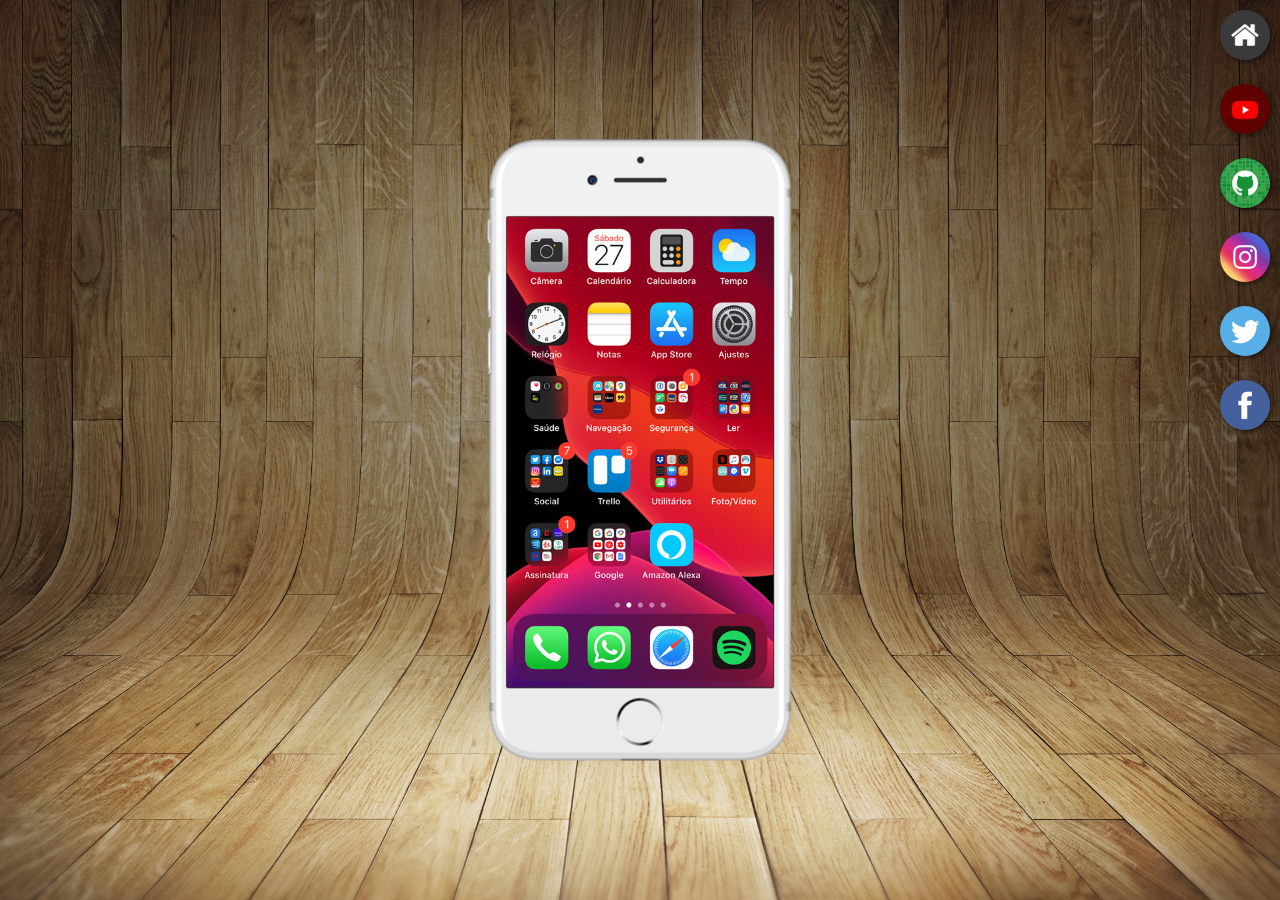
<file: index.html>
<!DOCTYPE html>
<html lang="pt-br">
<head>
    <meta charset="UTF-8">
    <meta name="viewport" content="width=device-width, initial-scale=1.0">
    <link rel="shortcut icon" href="favicon.ico" type="image/x-icon">
    <link rel="stylesheet" href="estilos/style.css">
    <title>Projeto Redes Sociais</title>
</head>
<body>
    <main>
        <section id="telefone">
            <iframe src="home.html" name="tela" id="tela" frameborder="0"> Seu navegador não é compativel...</iframe>
        </section>
        <section id="redes-sociais">
            <a href="home.html" target="tela"><img src="imagens/logo-home.jpg" alt="home"></a><br>
            <a href="youtube.html" target="tela"><img src="imagens/logo-youtube.jpg" alt="YouTube"></a><br>
            <a href="github.html" target="tela"><img src="imagens/logo-github.jpg" alt="GitHub"></a><br>
            <a href="instagram.html" target="tela"><img src="imagens/logo-instagram.jpg" alt=""></a><br>
            <a href="twiter.html" target="tela"><img src="imagens/logo-twitter.jpg" alt="Twitter"></a><br>
            <a href="facebook.html" target="tela"><img src="imagens/logo-facebook.jpg" alt="Facebook"></a><br>
        </section>
    </main>
</body>
</html>
</file>
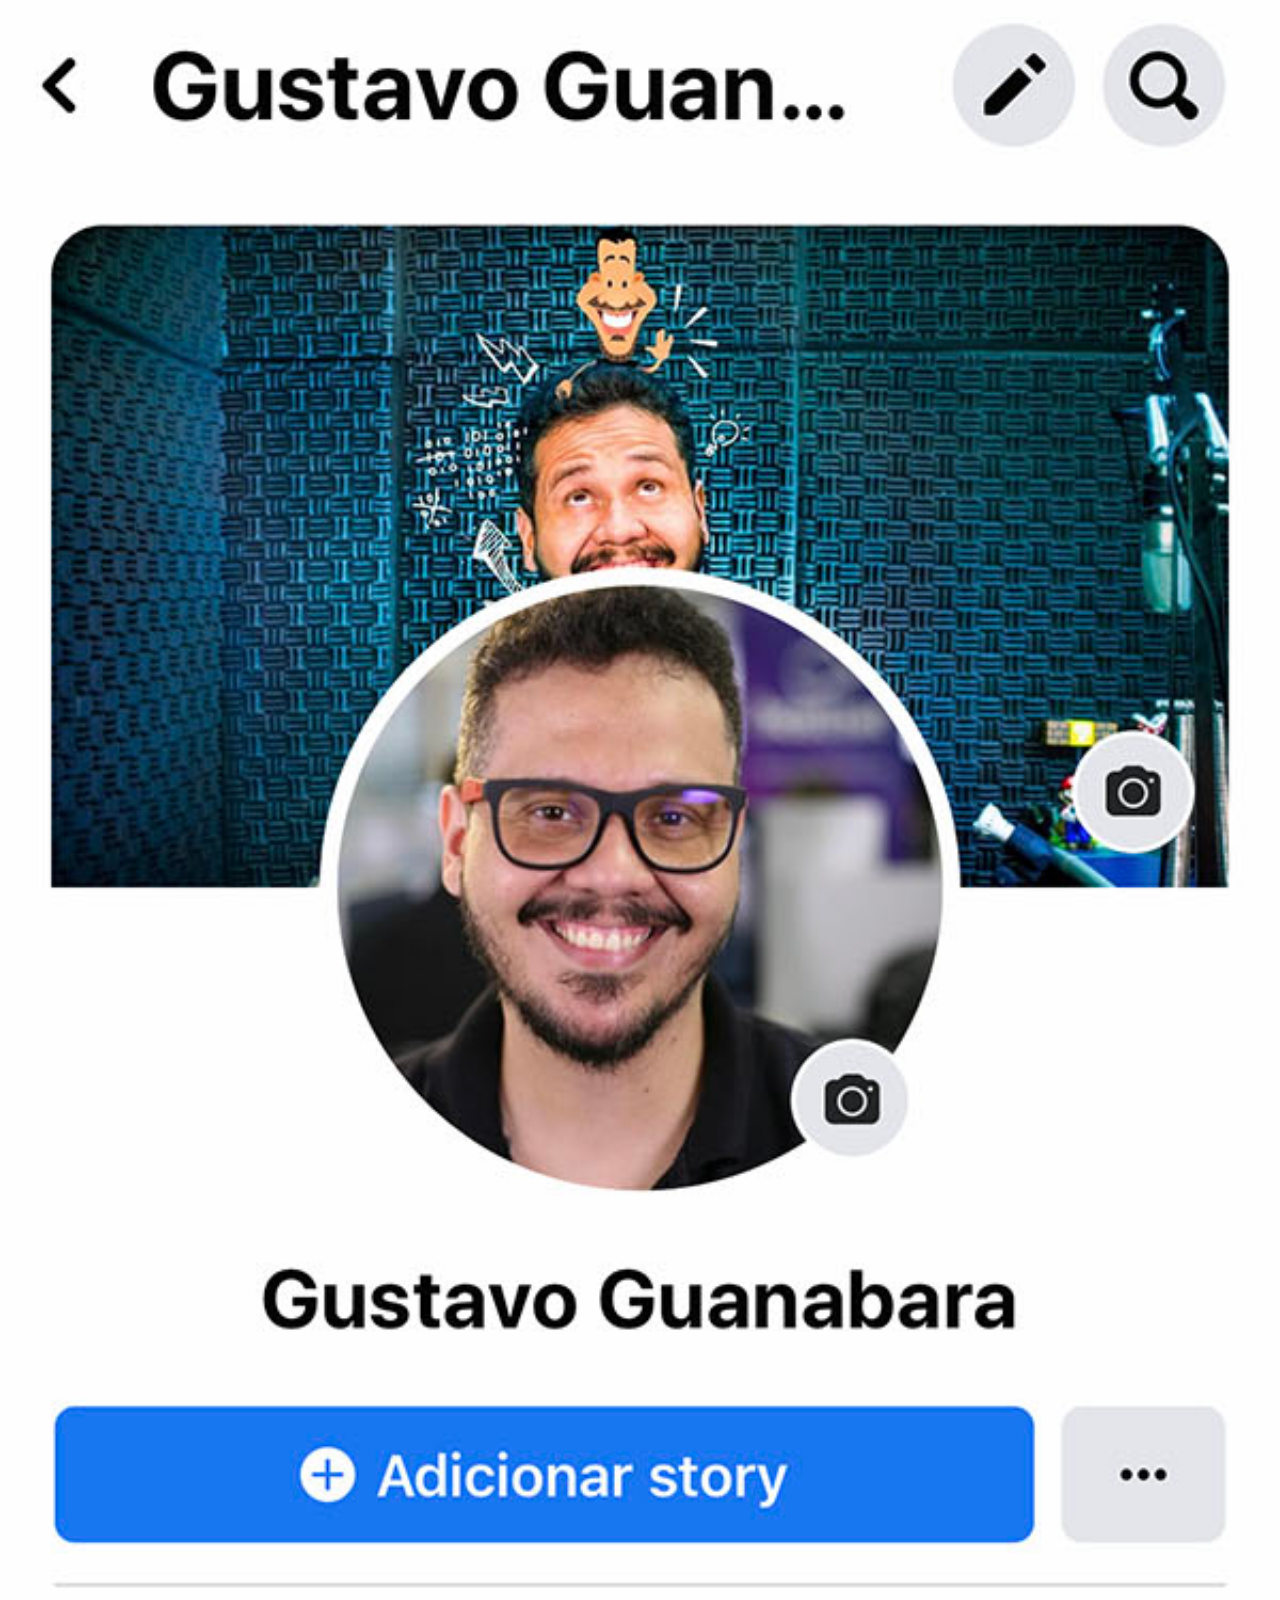
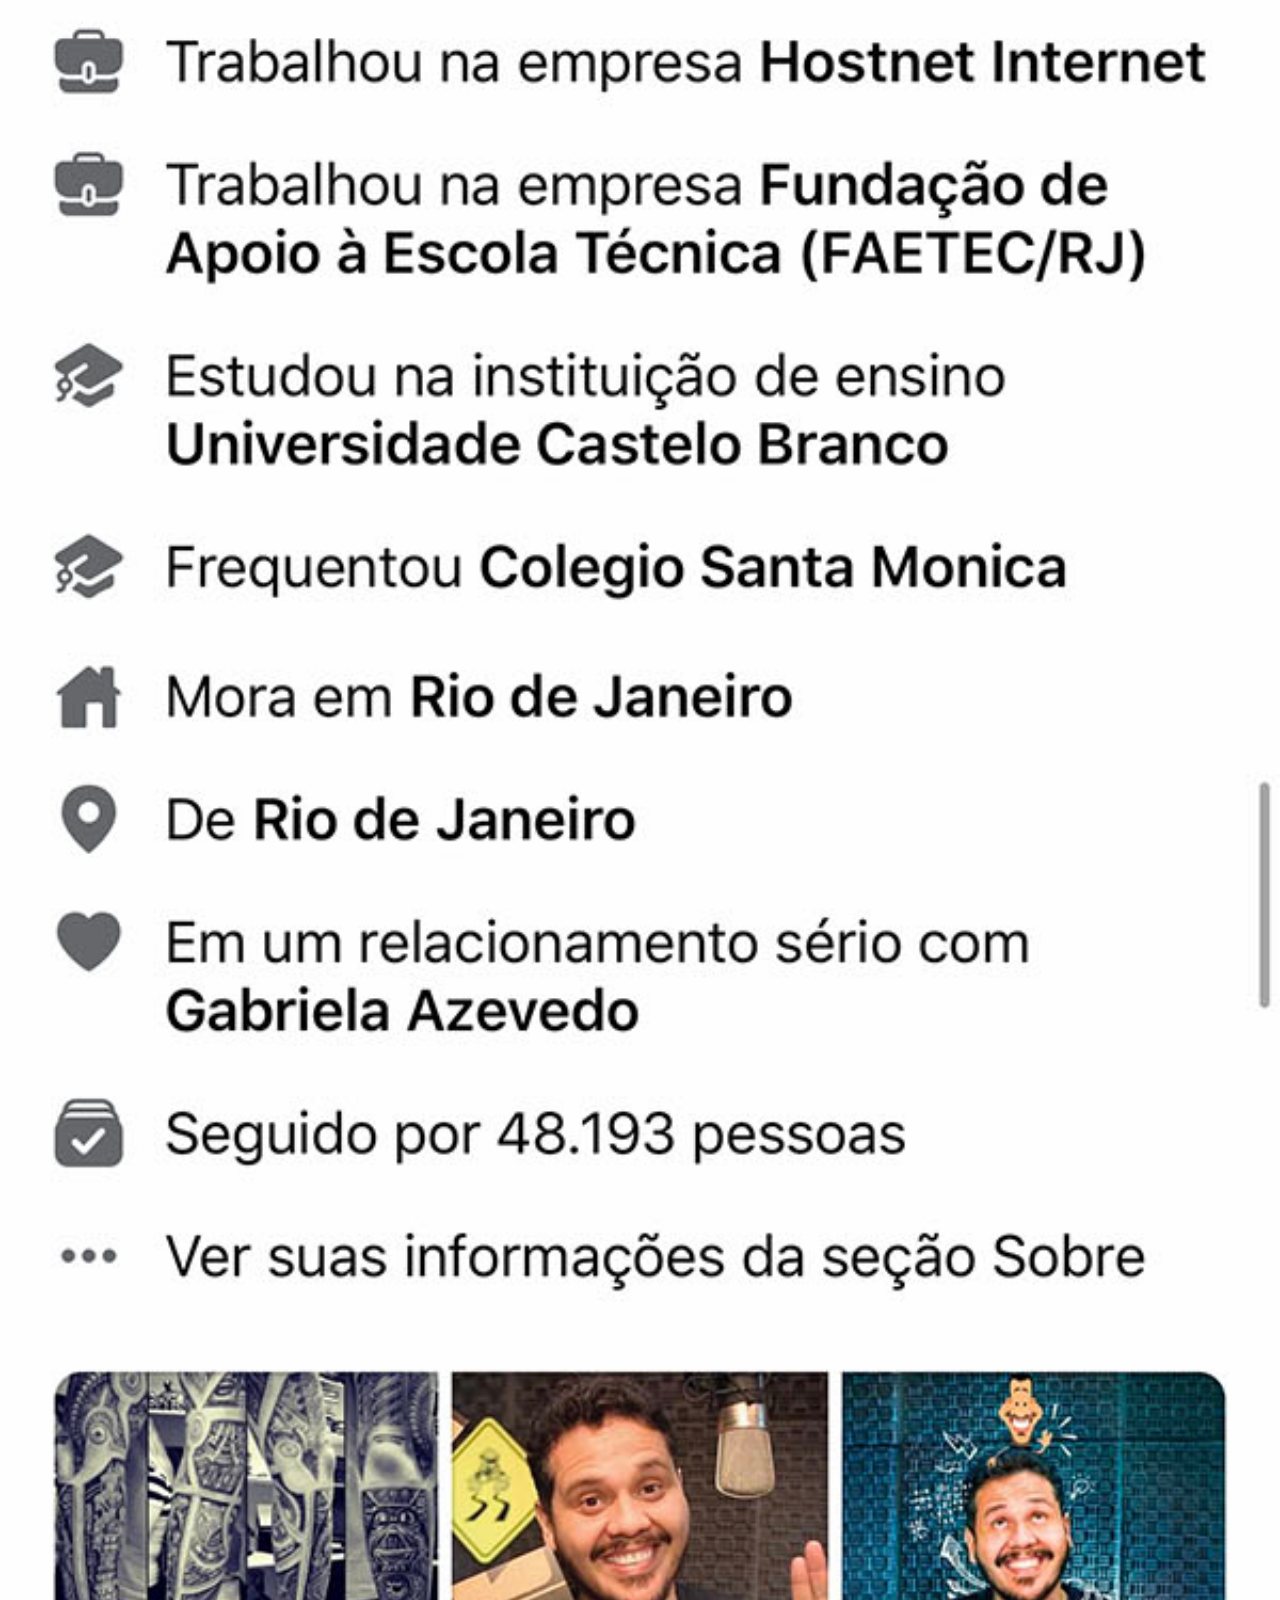
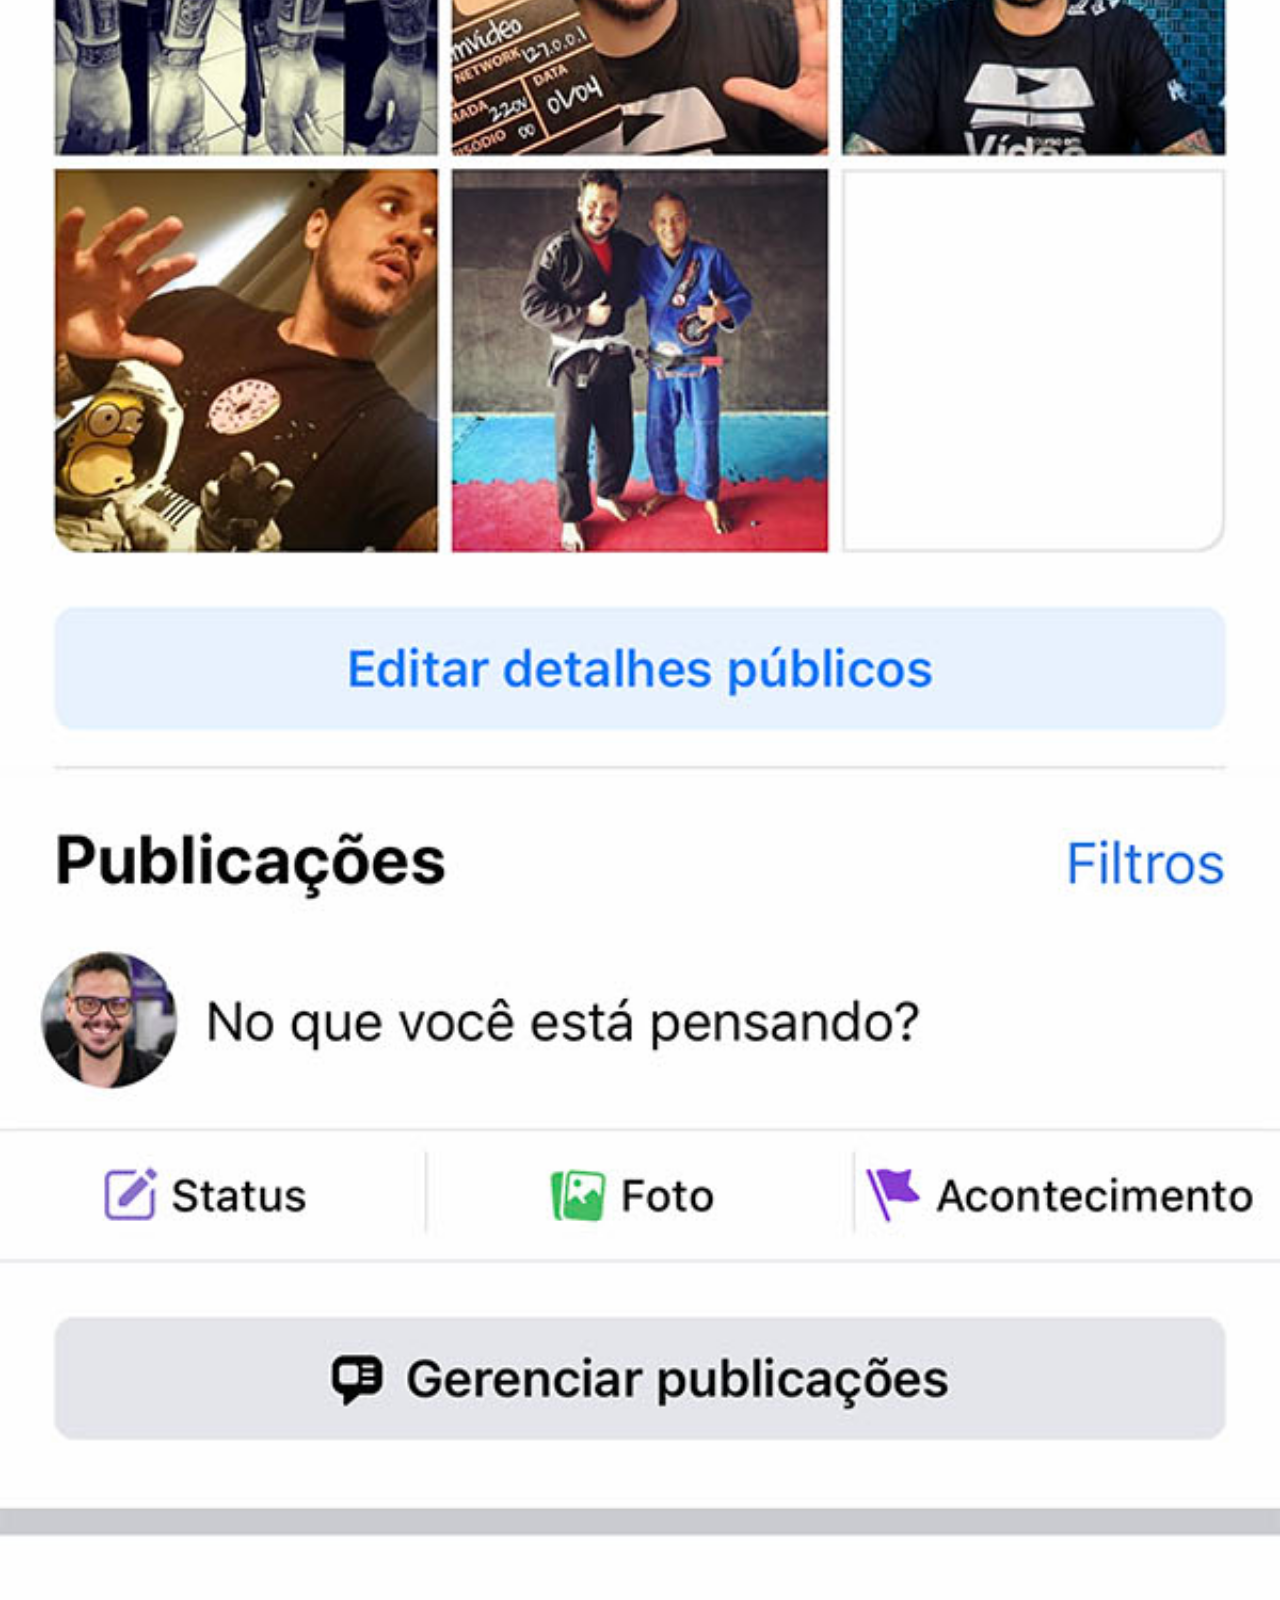
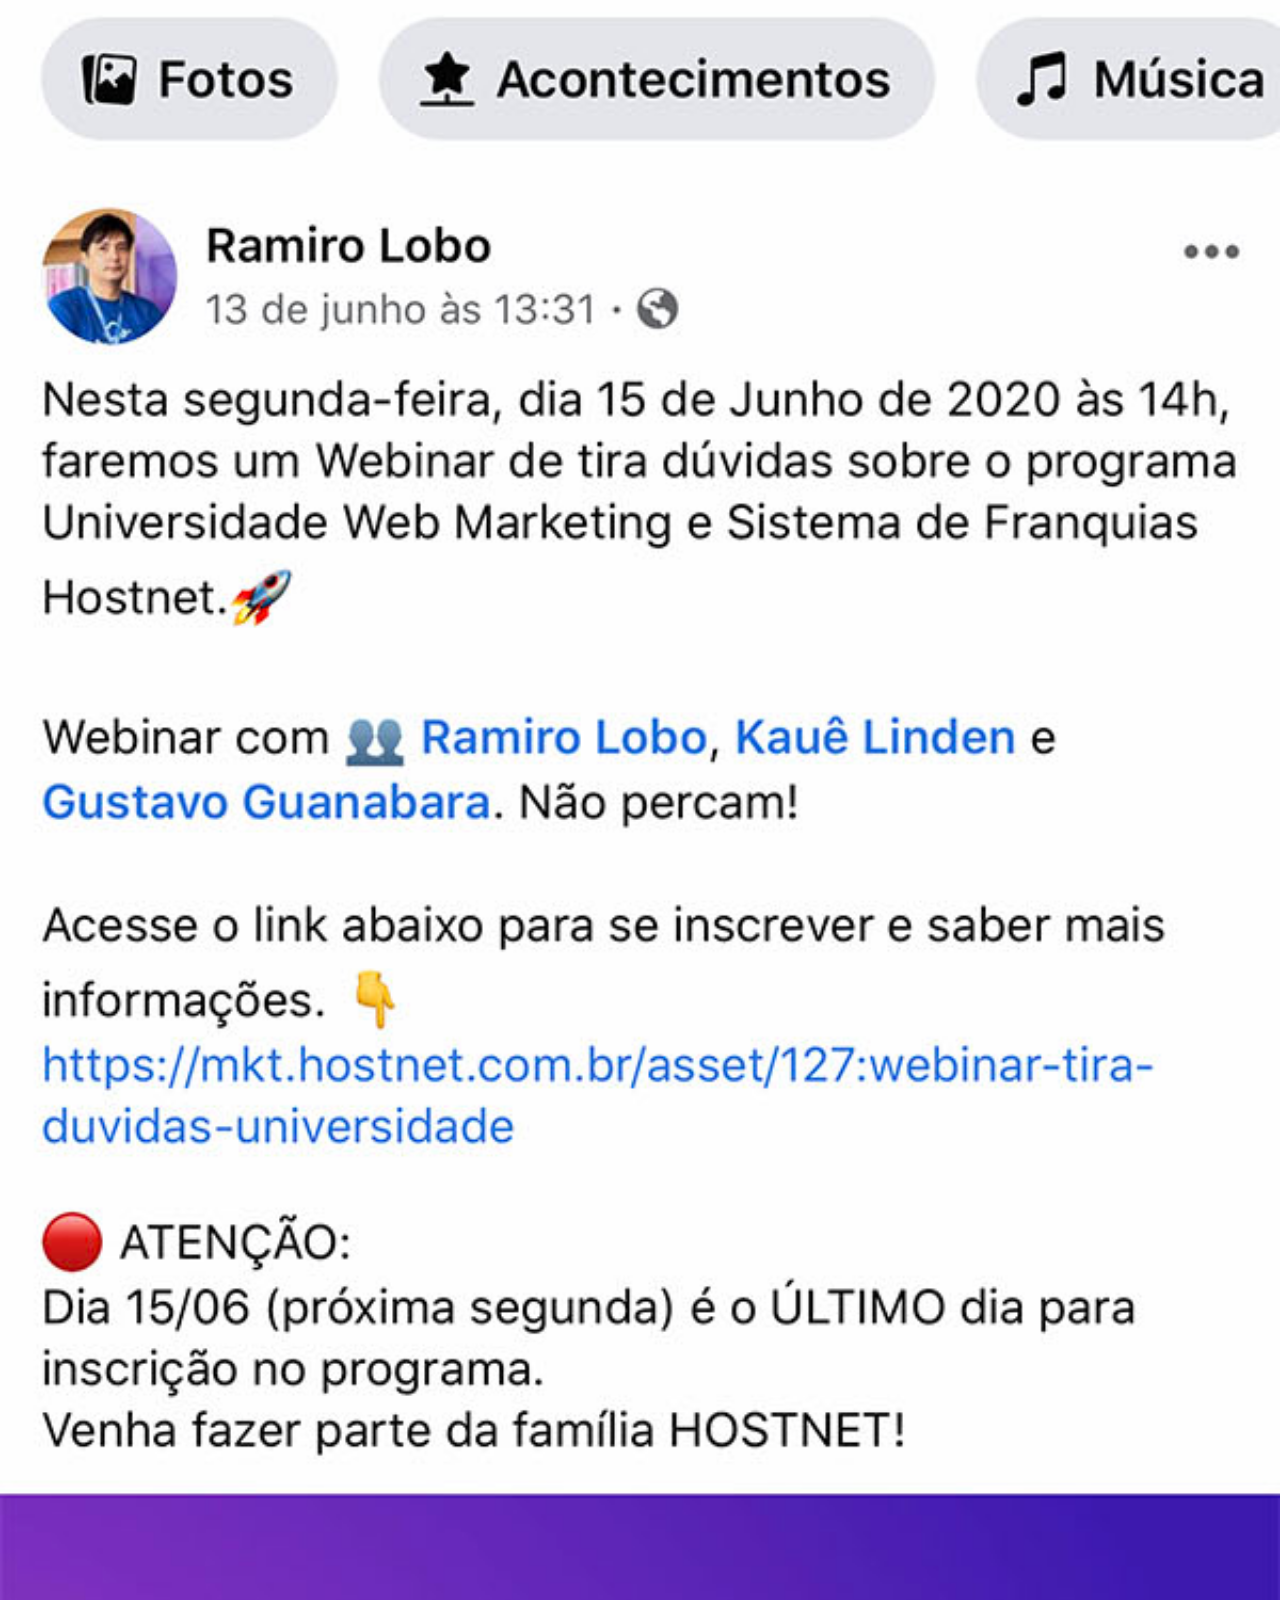
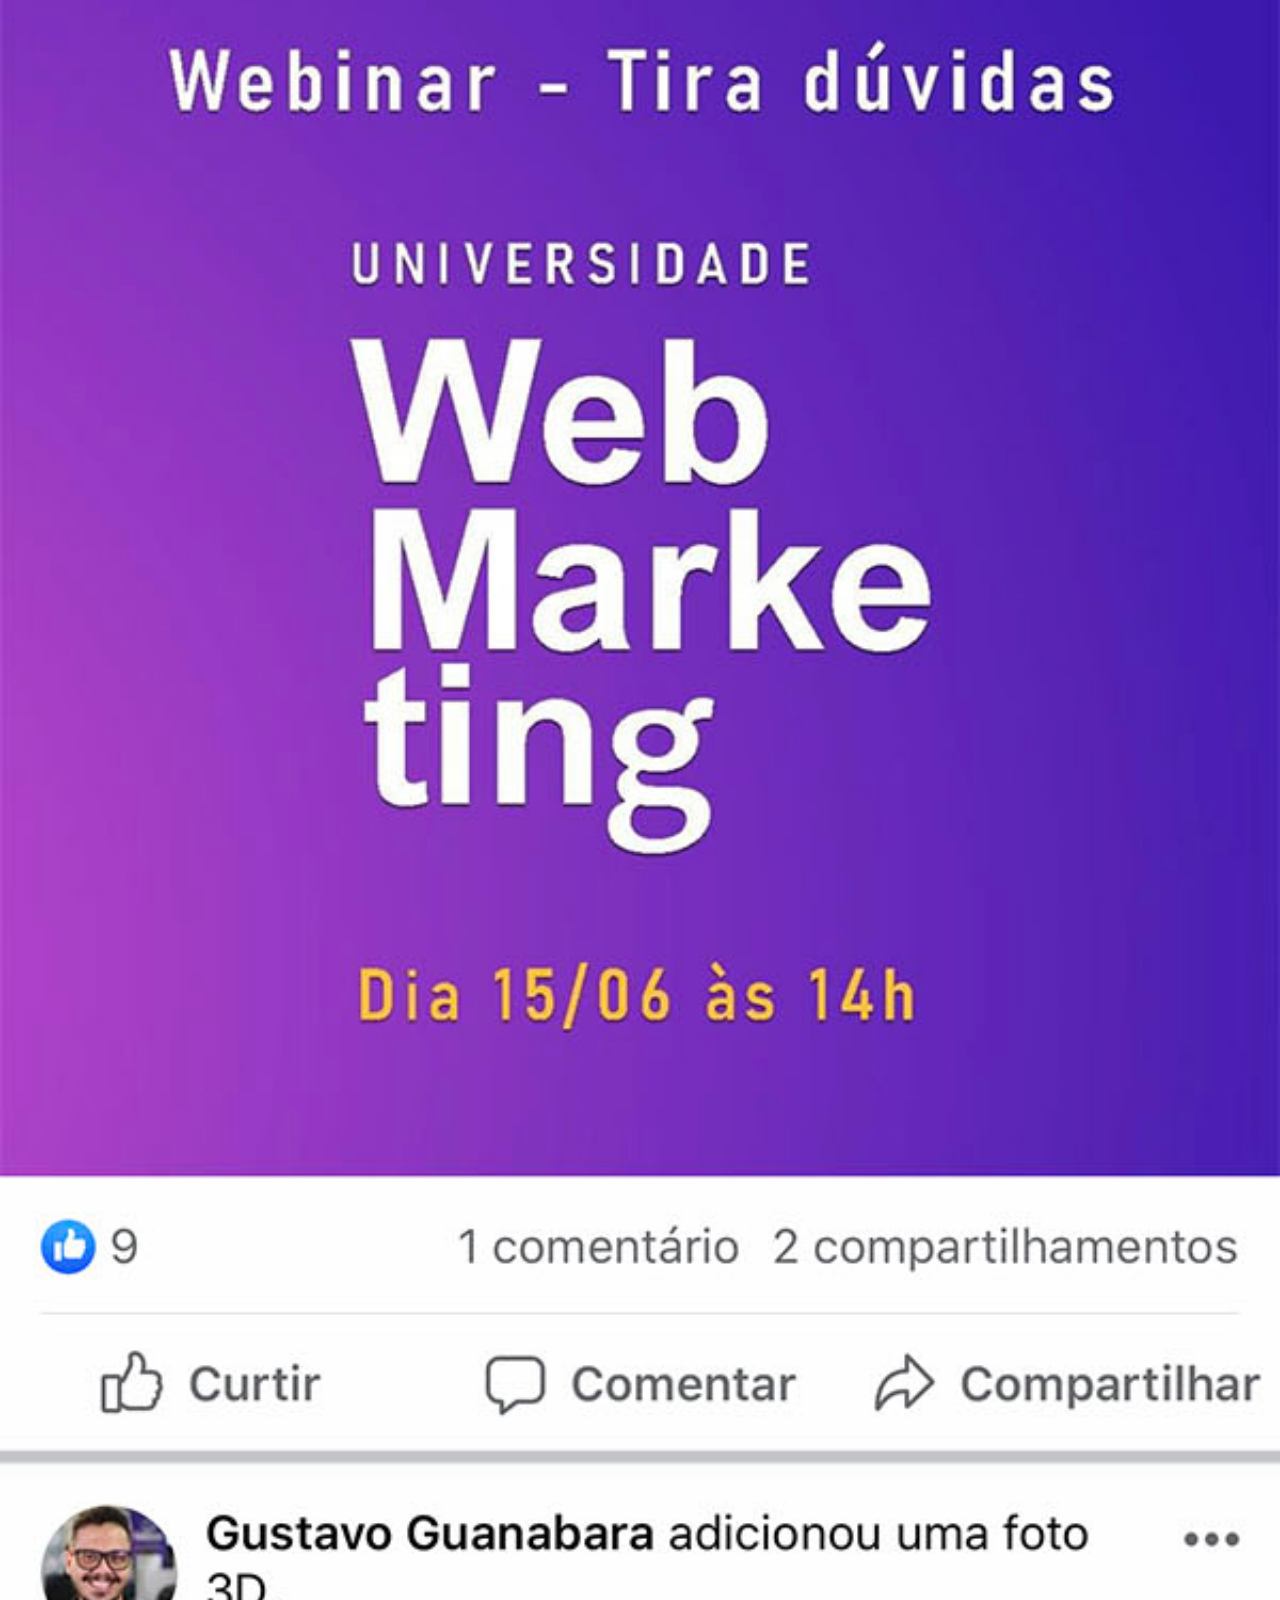
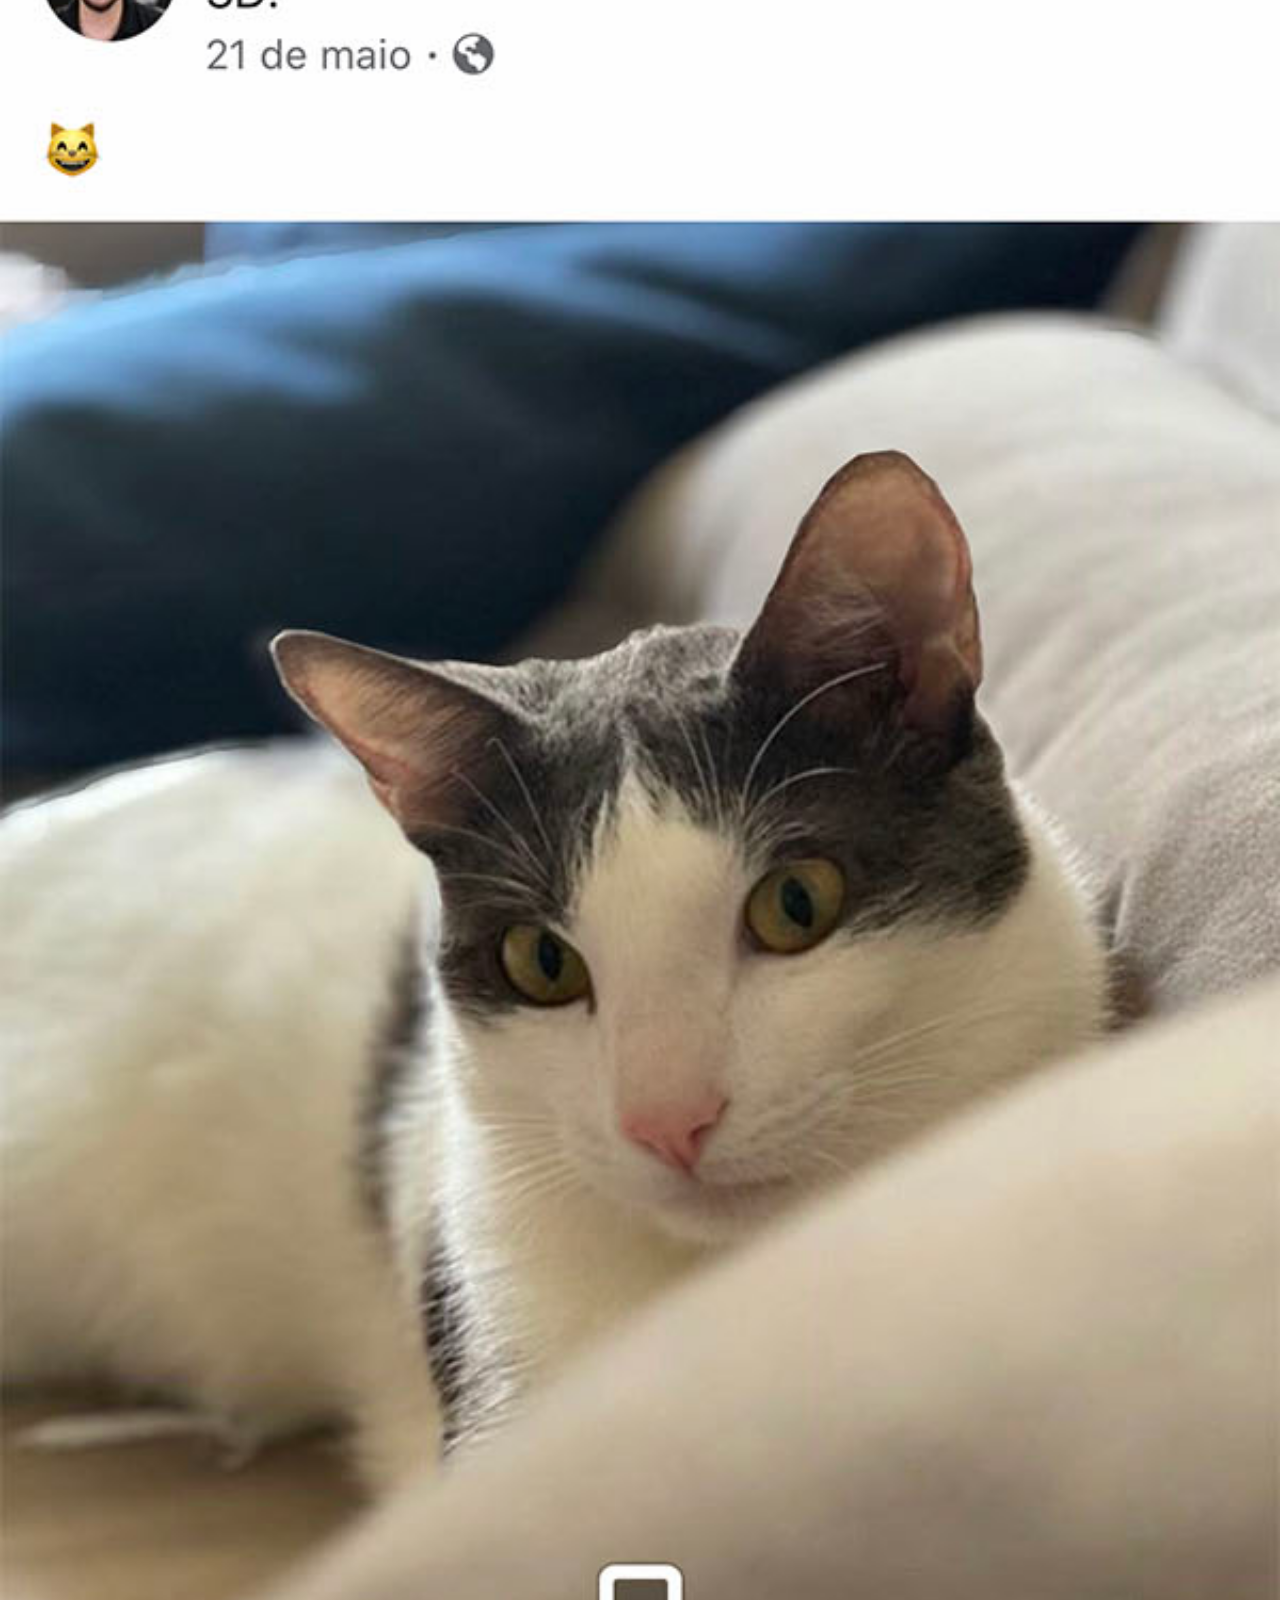
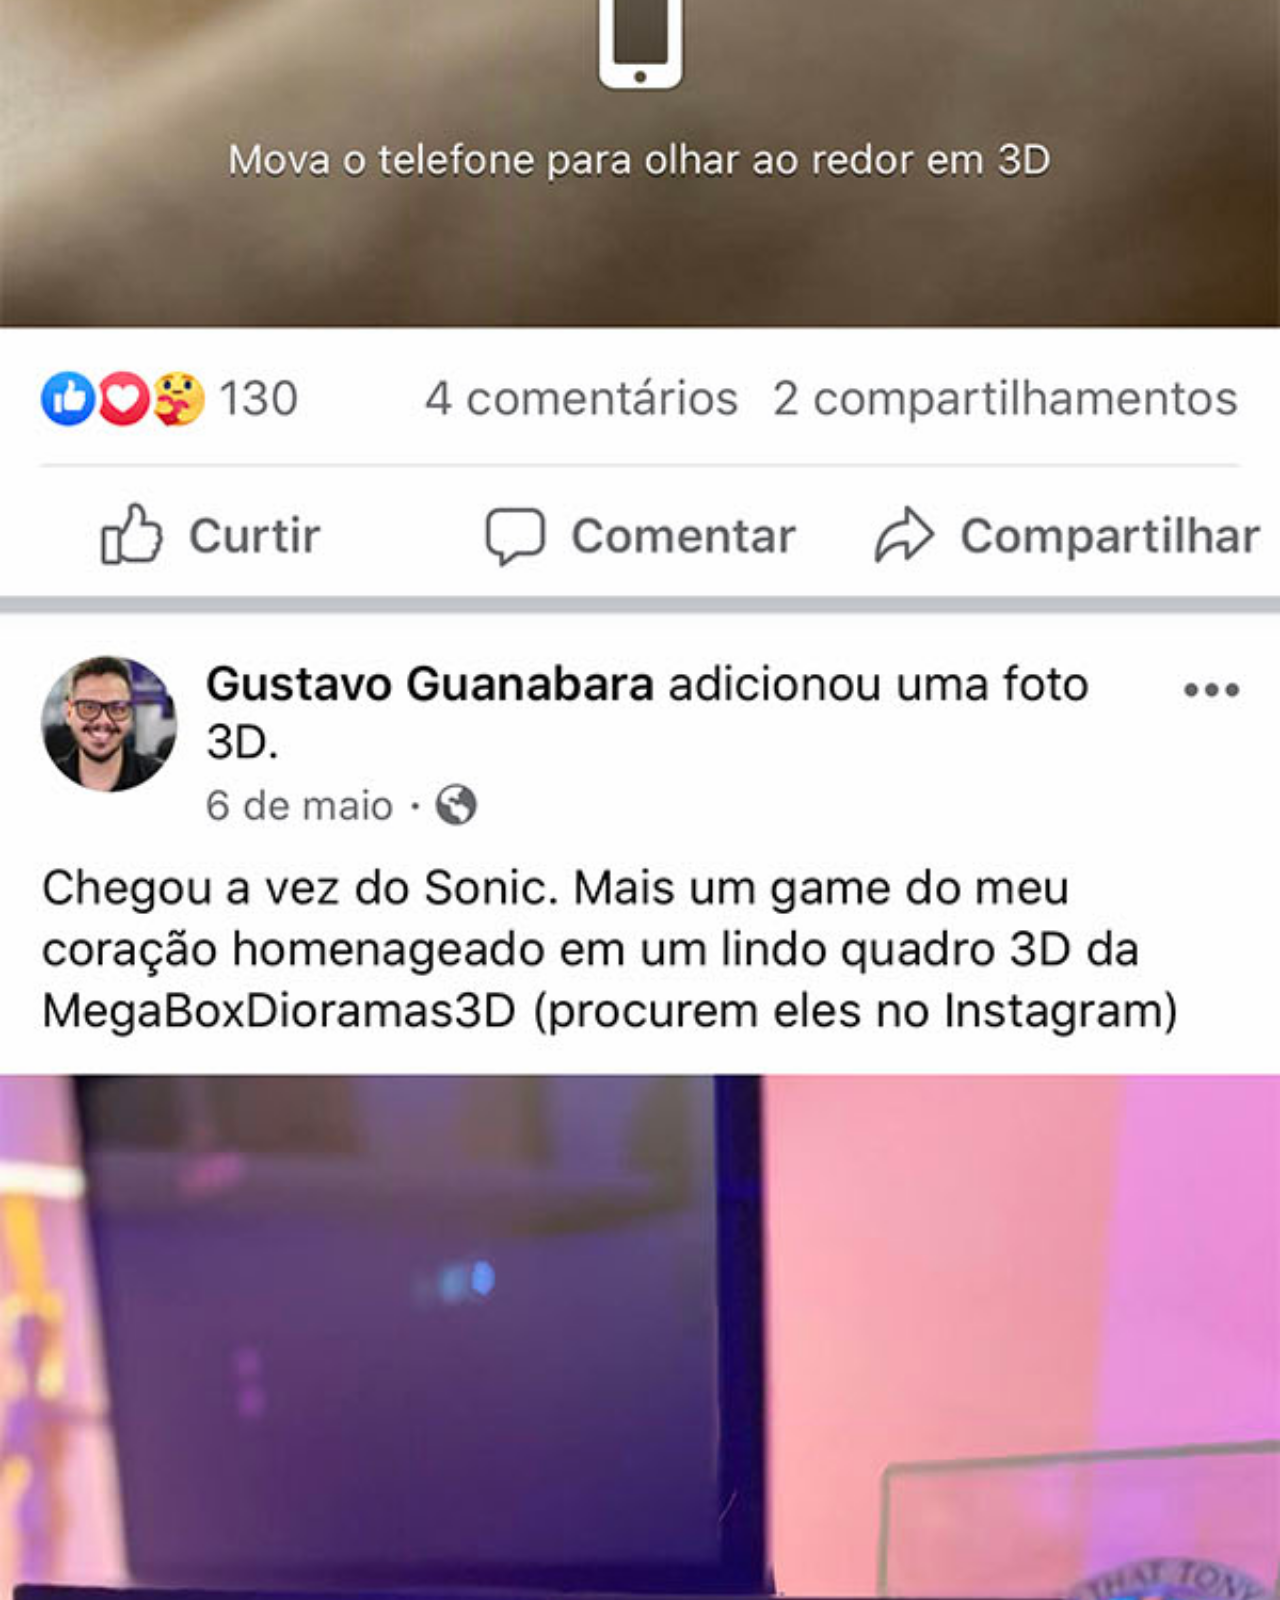
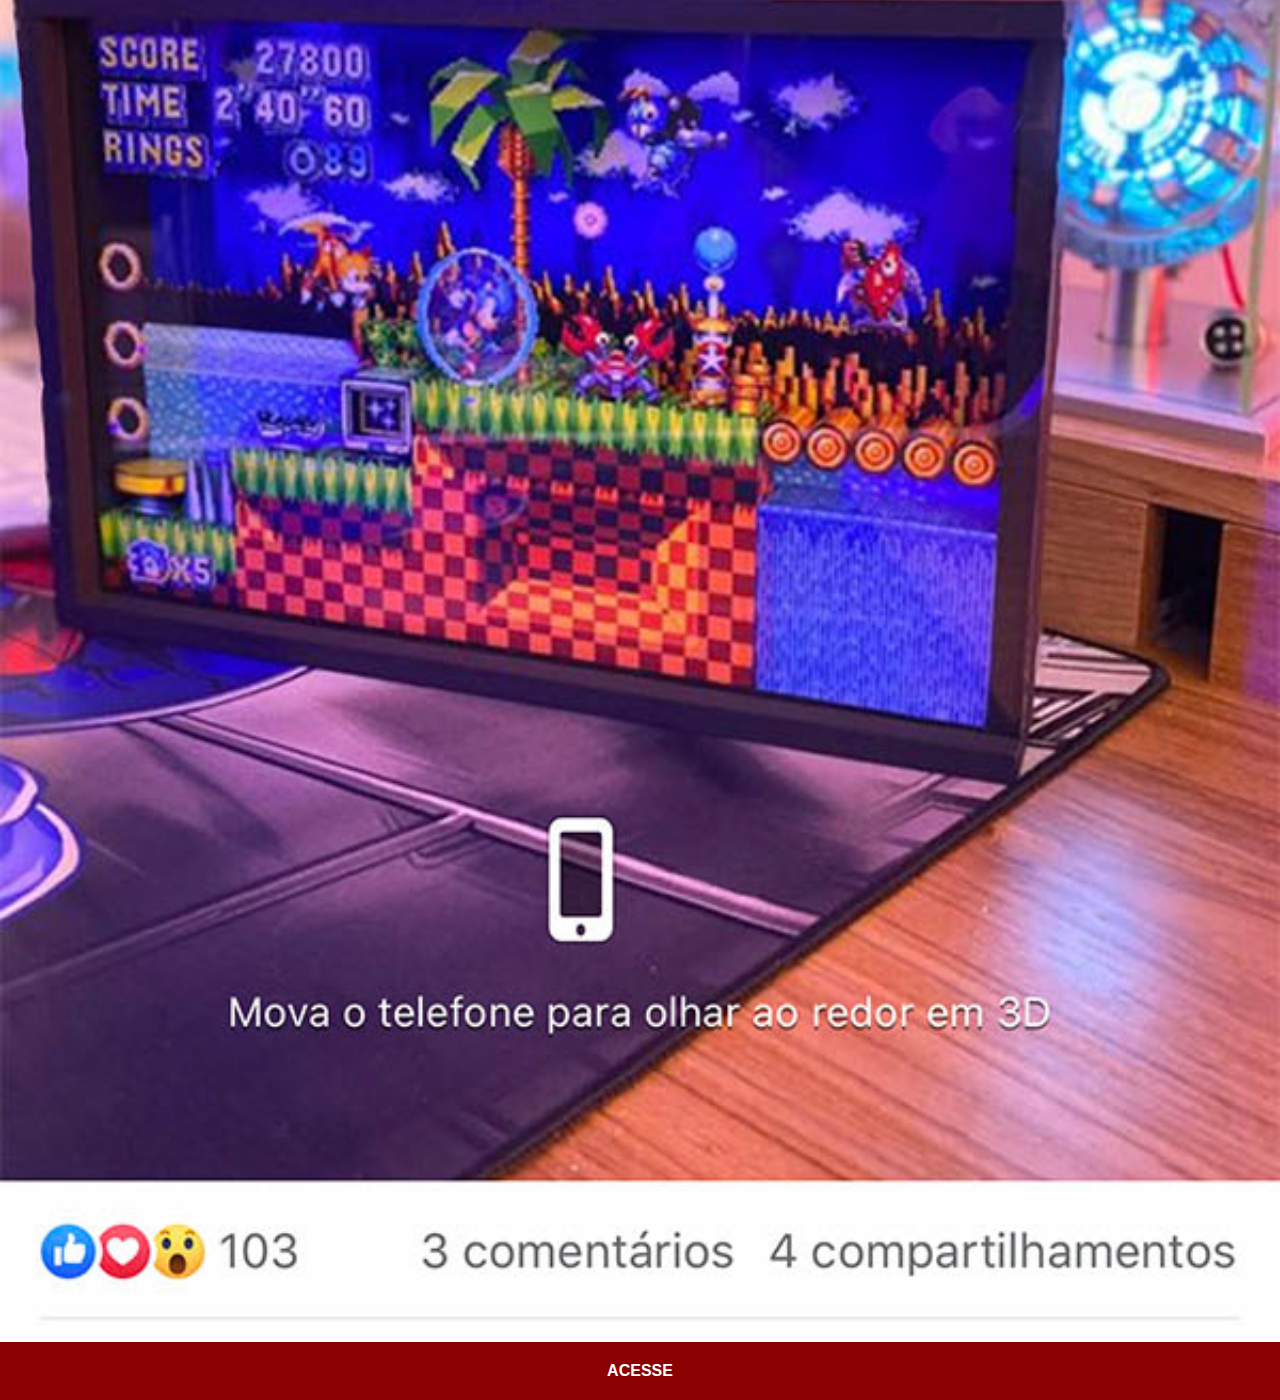
<file: facebook.html>
<!DOCTYPE html>
<html lang="pt-br">
<head>
    <meta charset="UTF-8">
    <meta name="viewport" content="width=device-width, initial-scale=1.0">
    <title>facebook</title>
    <link rel="stylesheet" href="estilos/social.css">
</head>
<body>
    <img src="imagens/tela-facebook.jpg" alt="instagram">
    <a href="https://facebook.com/gustavoguanabara" target="_blank">ACESSE</a>
</body>
</html>
</file>
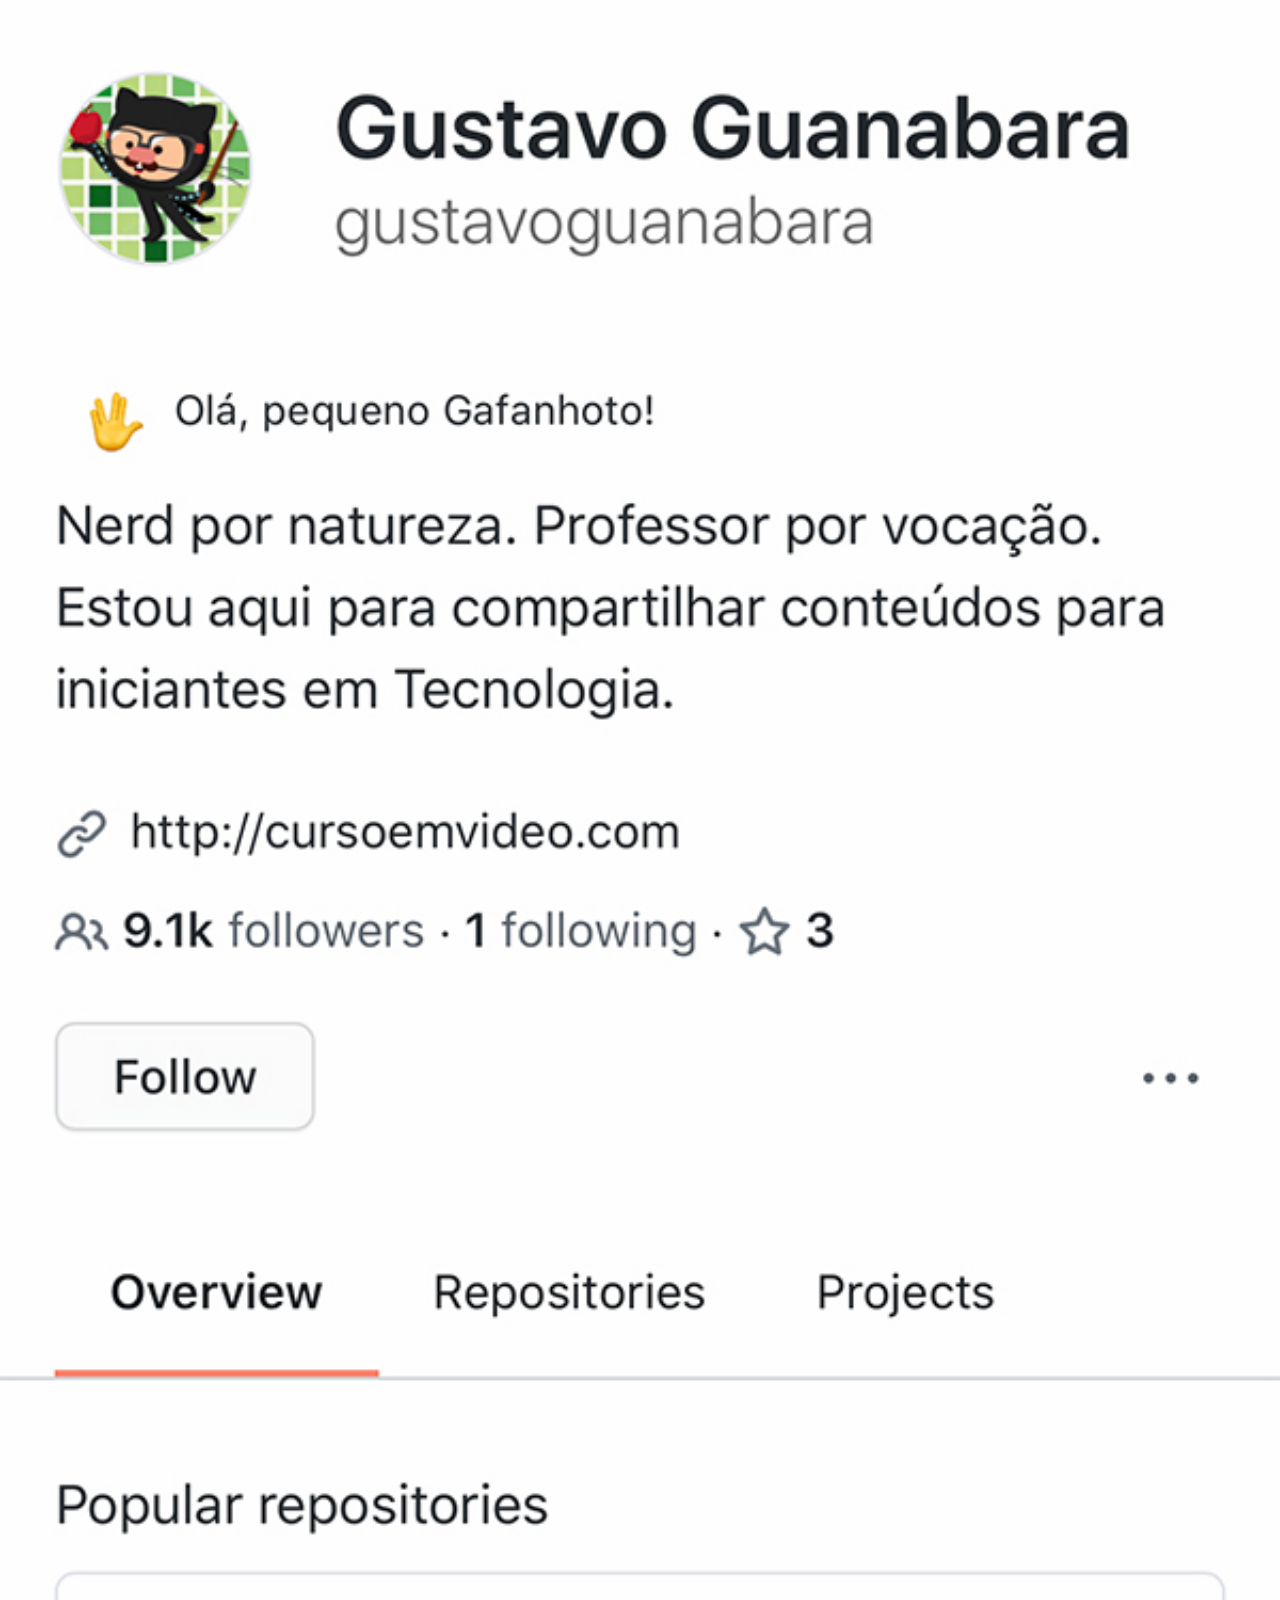
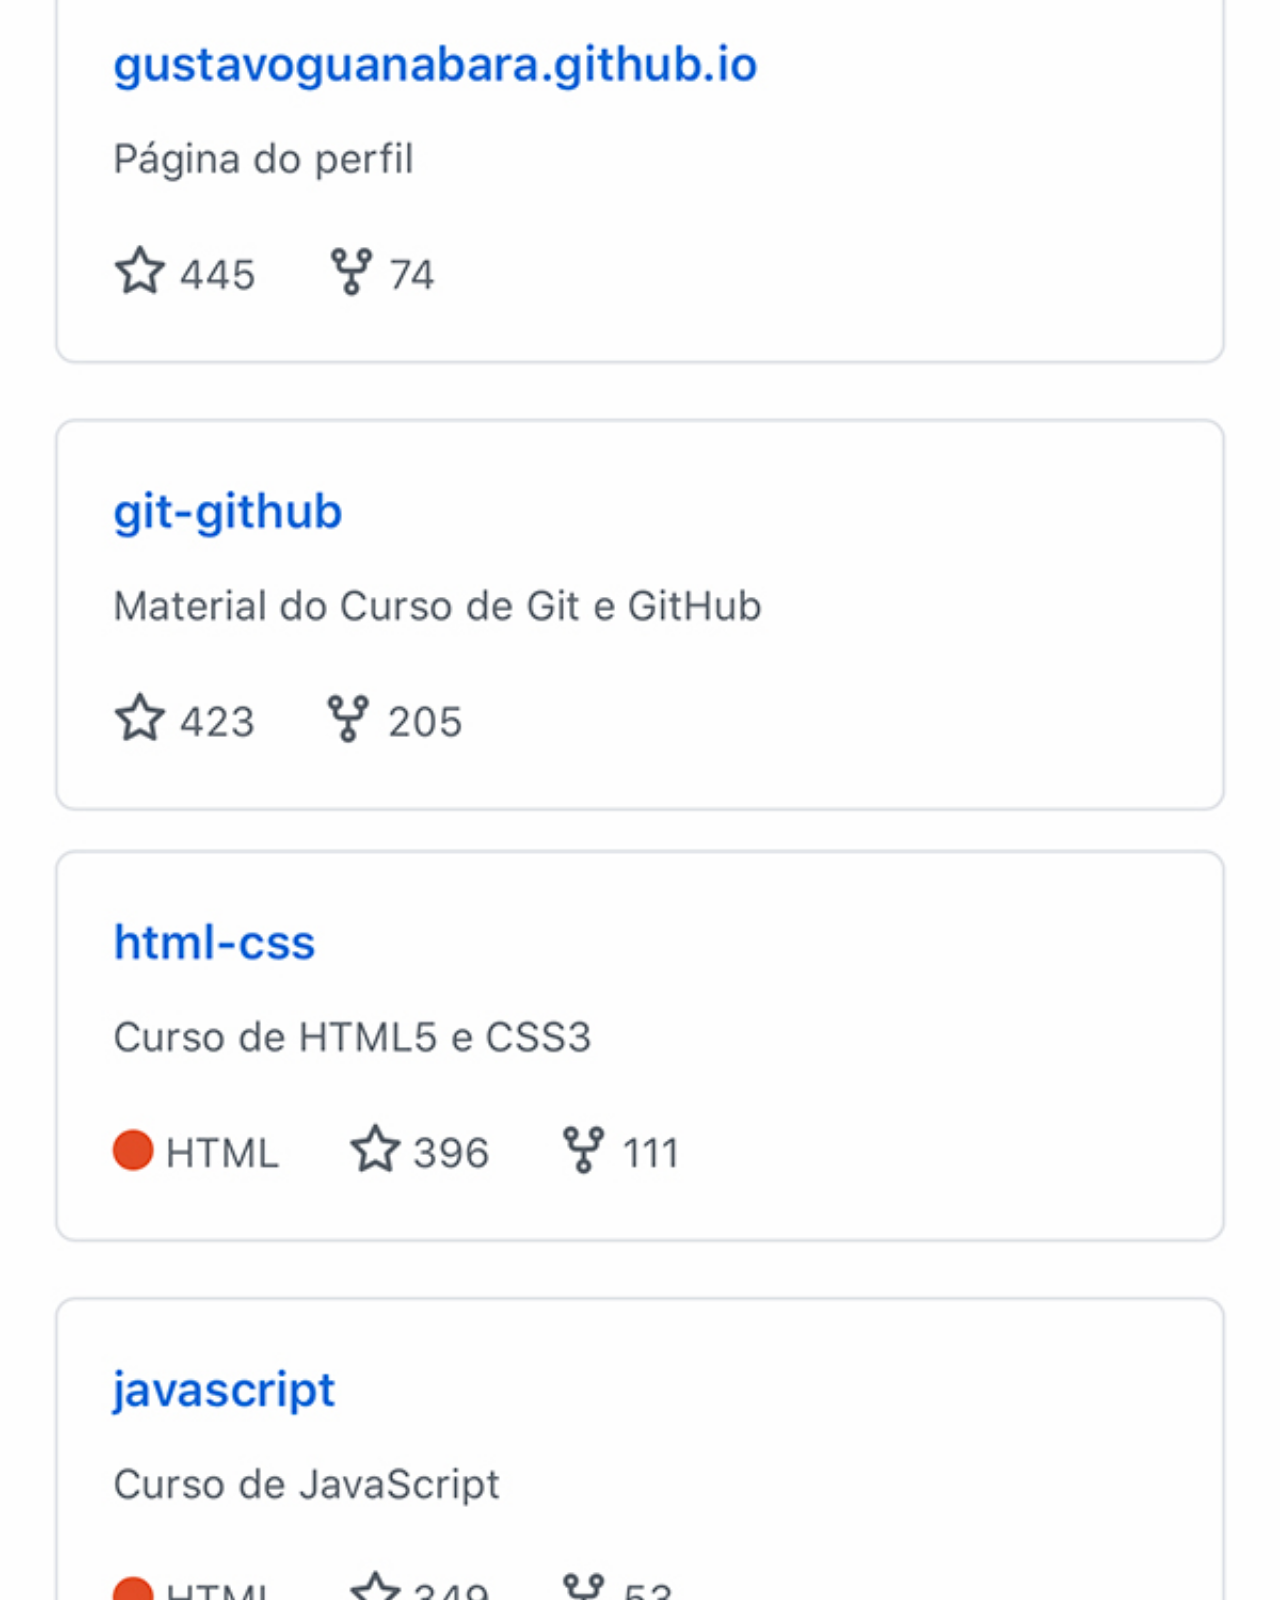
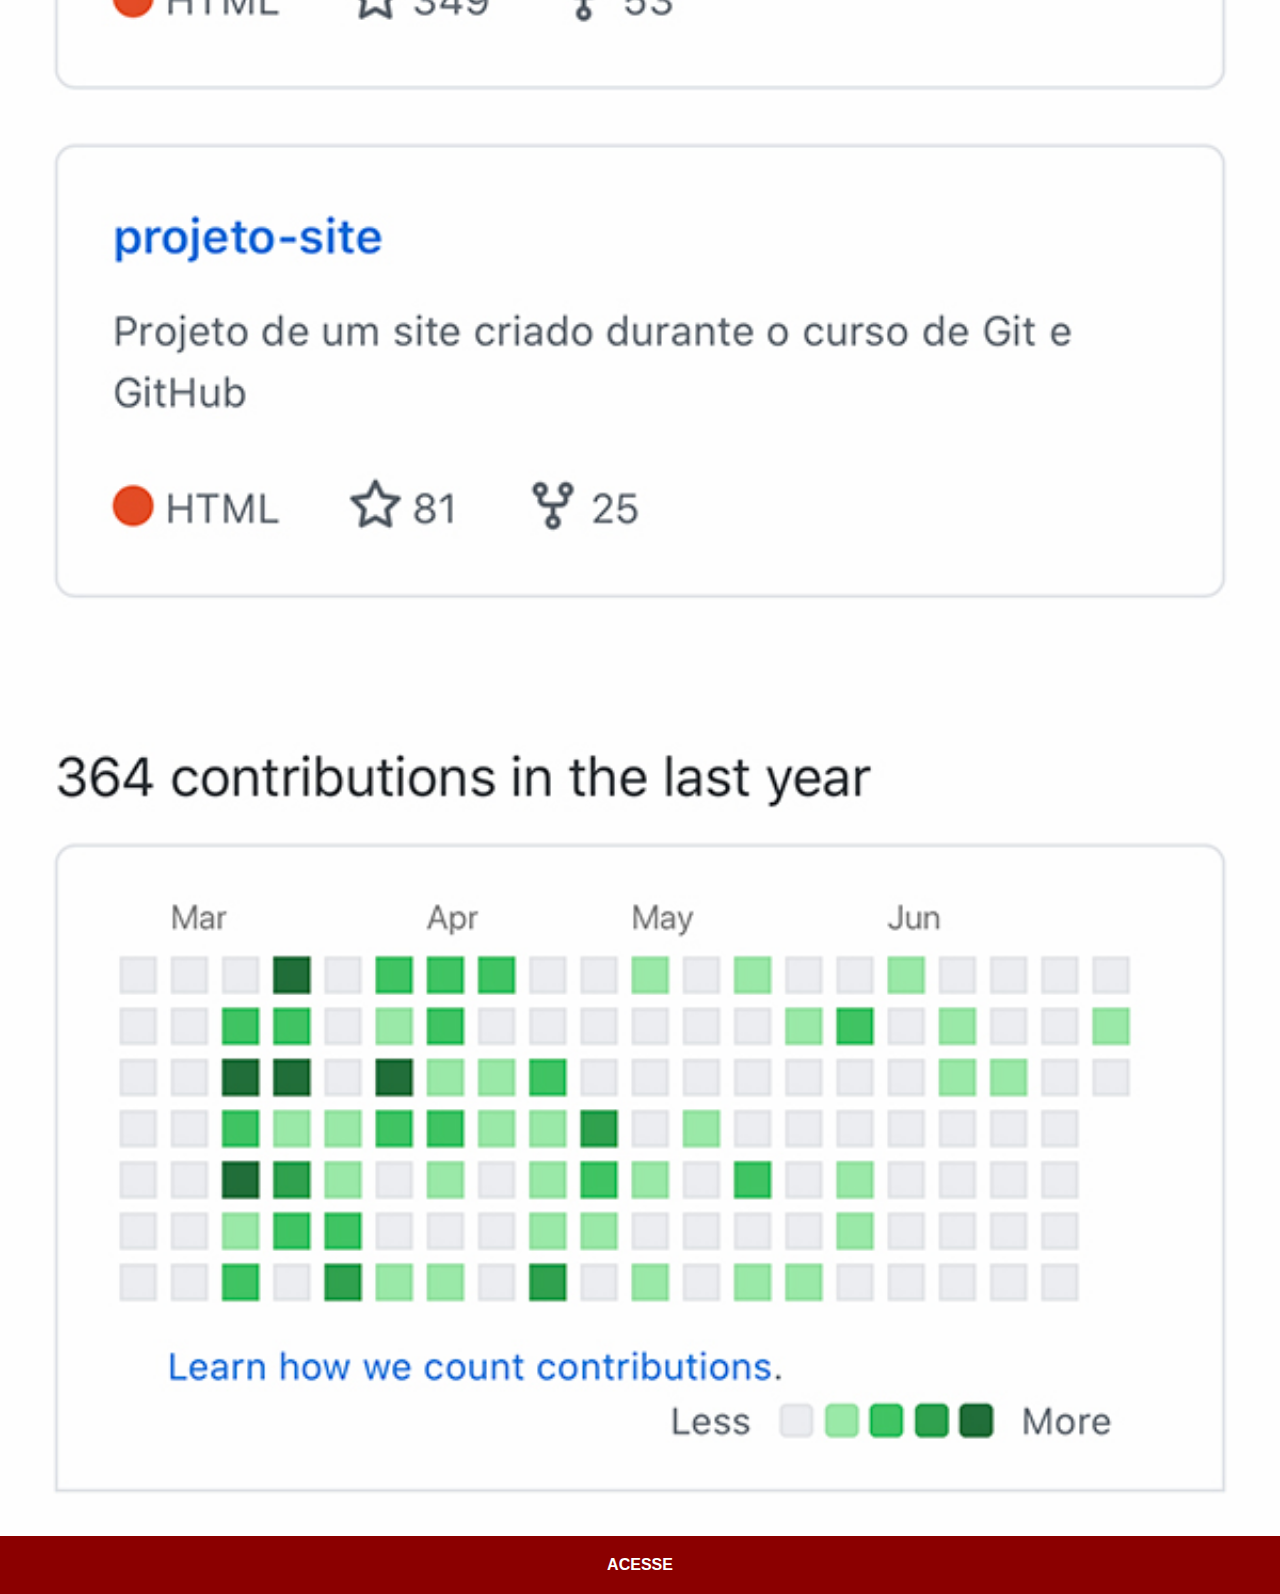
<file: github.html>
<!DOCTYPE html>
<html lang="pt-br">
<head>
    <meta charset="UTF-8">
    <meta name="viewport" content="width=device-width, initial-scale=1.0">
    <title>GitHub</title>
    <link rel="stylesheet" href="estilos/social.css">
</head>
<body>
    <img src="imagens/tela-github.jpg" alt="">
    <a href="http://github.com/gustavoguanabara" target="_blank">ACESSE</a>
</body>
</html>
</file>
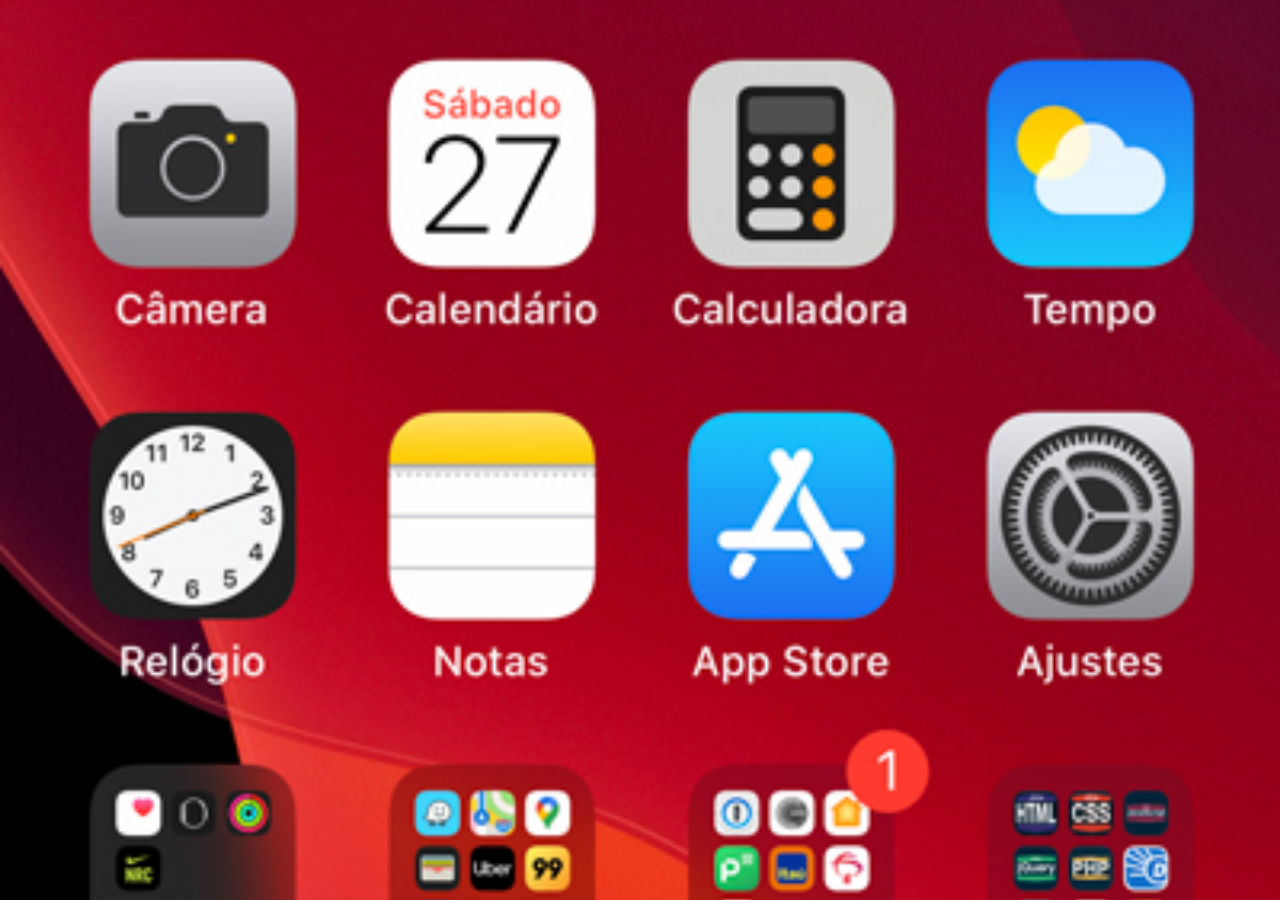
<file: home.html>
<!DOCTYPE html>
<html lang="ptbr">
<head>
    <meta charset="UTF-8">
    <meta name="viewport" content="width=device-width, initial-scale=1.0">
    <title>home</title>
    <style>
*{
    margin: 0px;
    padding: 0px;
}
body{
    height: 100vh;
    width: 100vw;
    background: black url('imagens/tela-home.jpg') no-repeat top center;
    background-size: cover;
}

    </style>
</head>
<body>
    
</body>
</html>
</file>
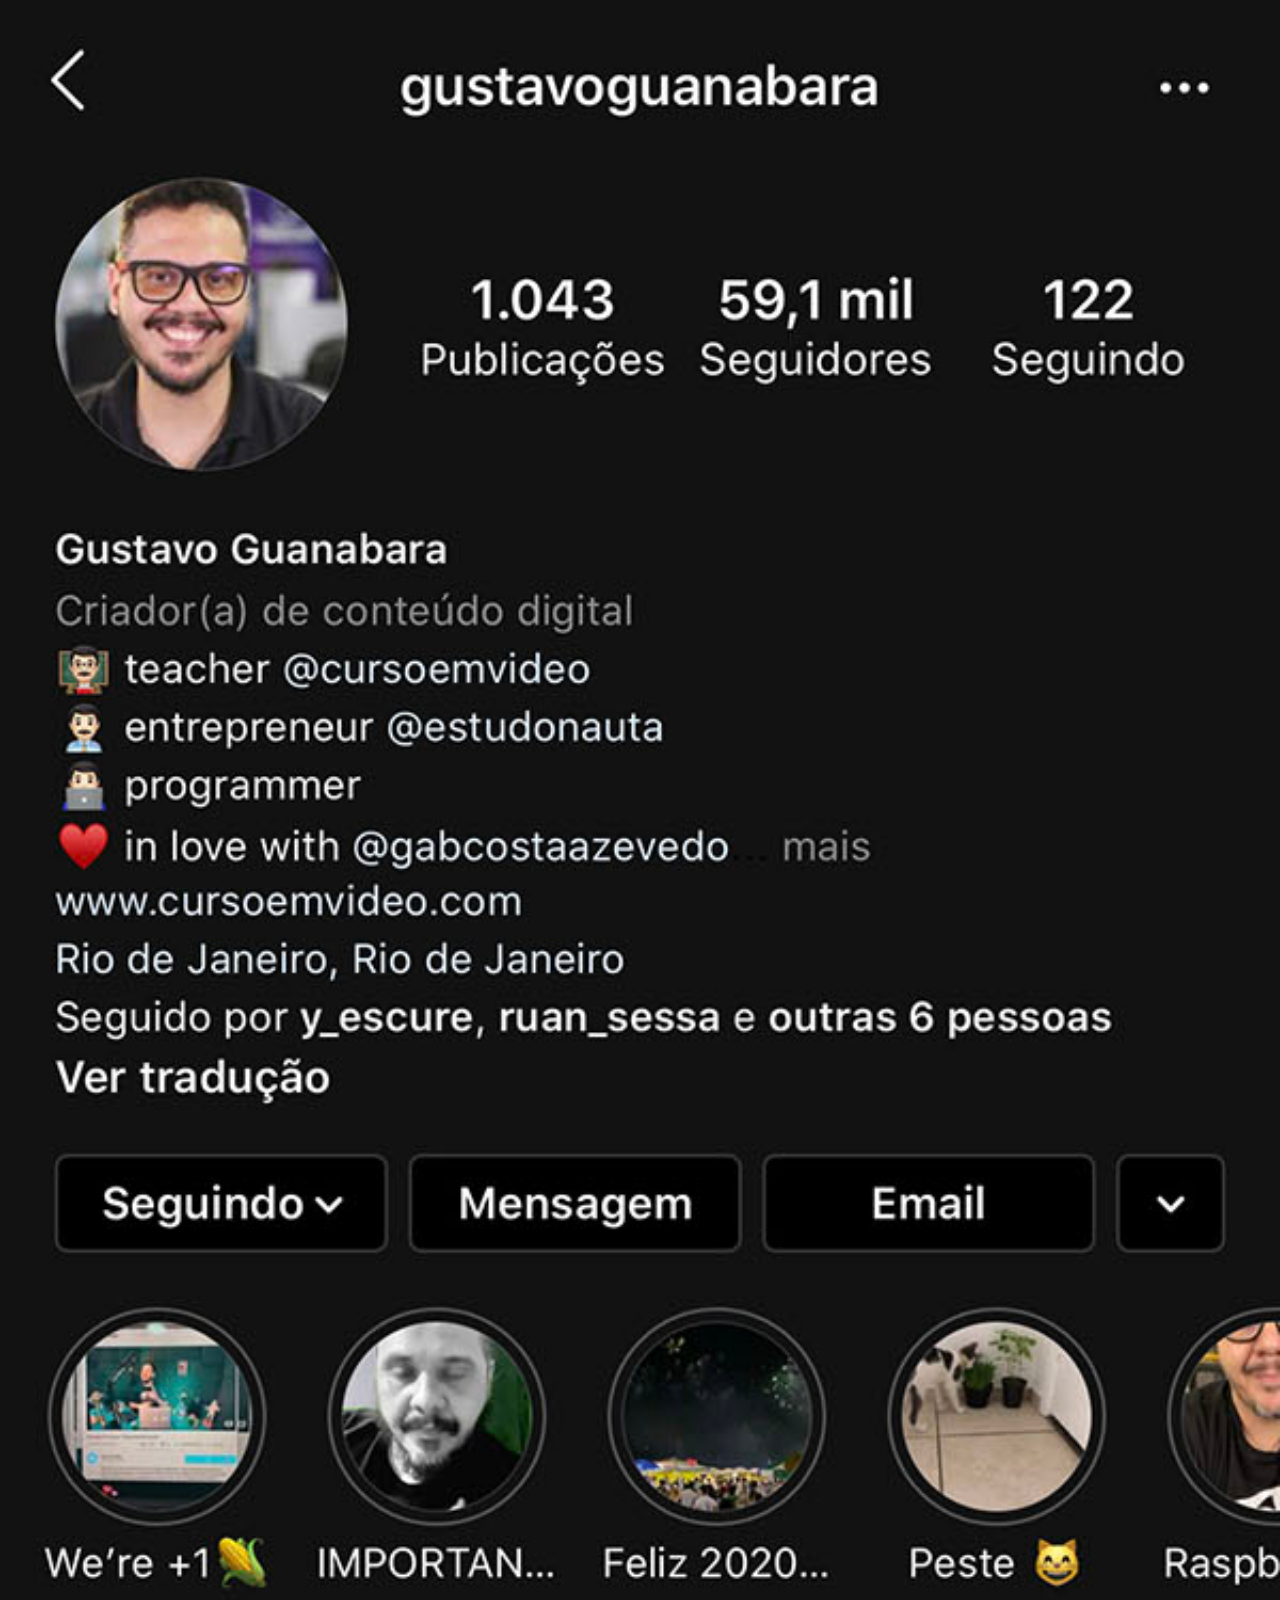
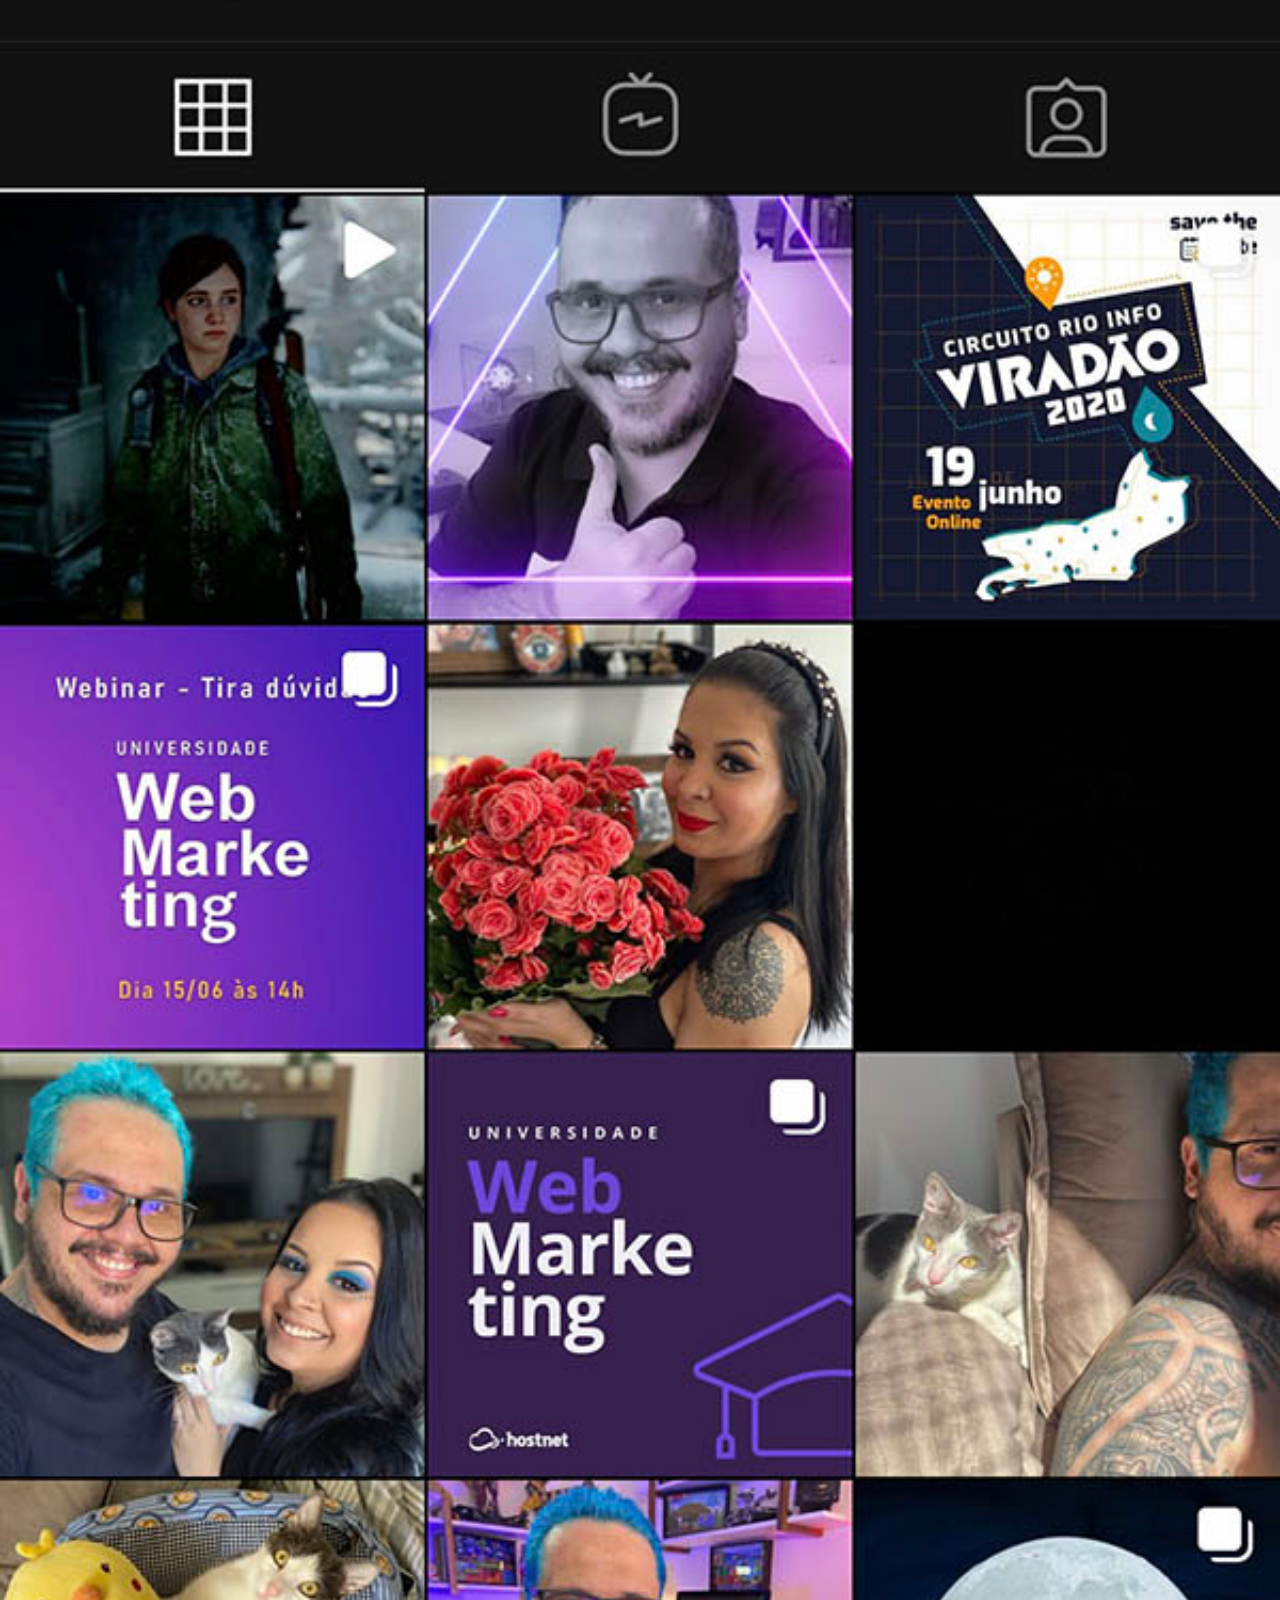
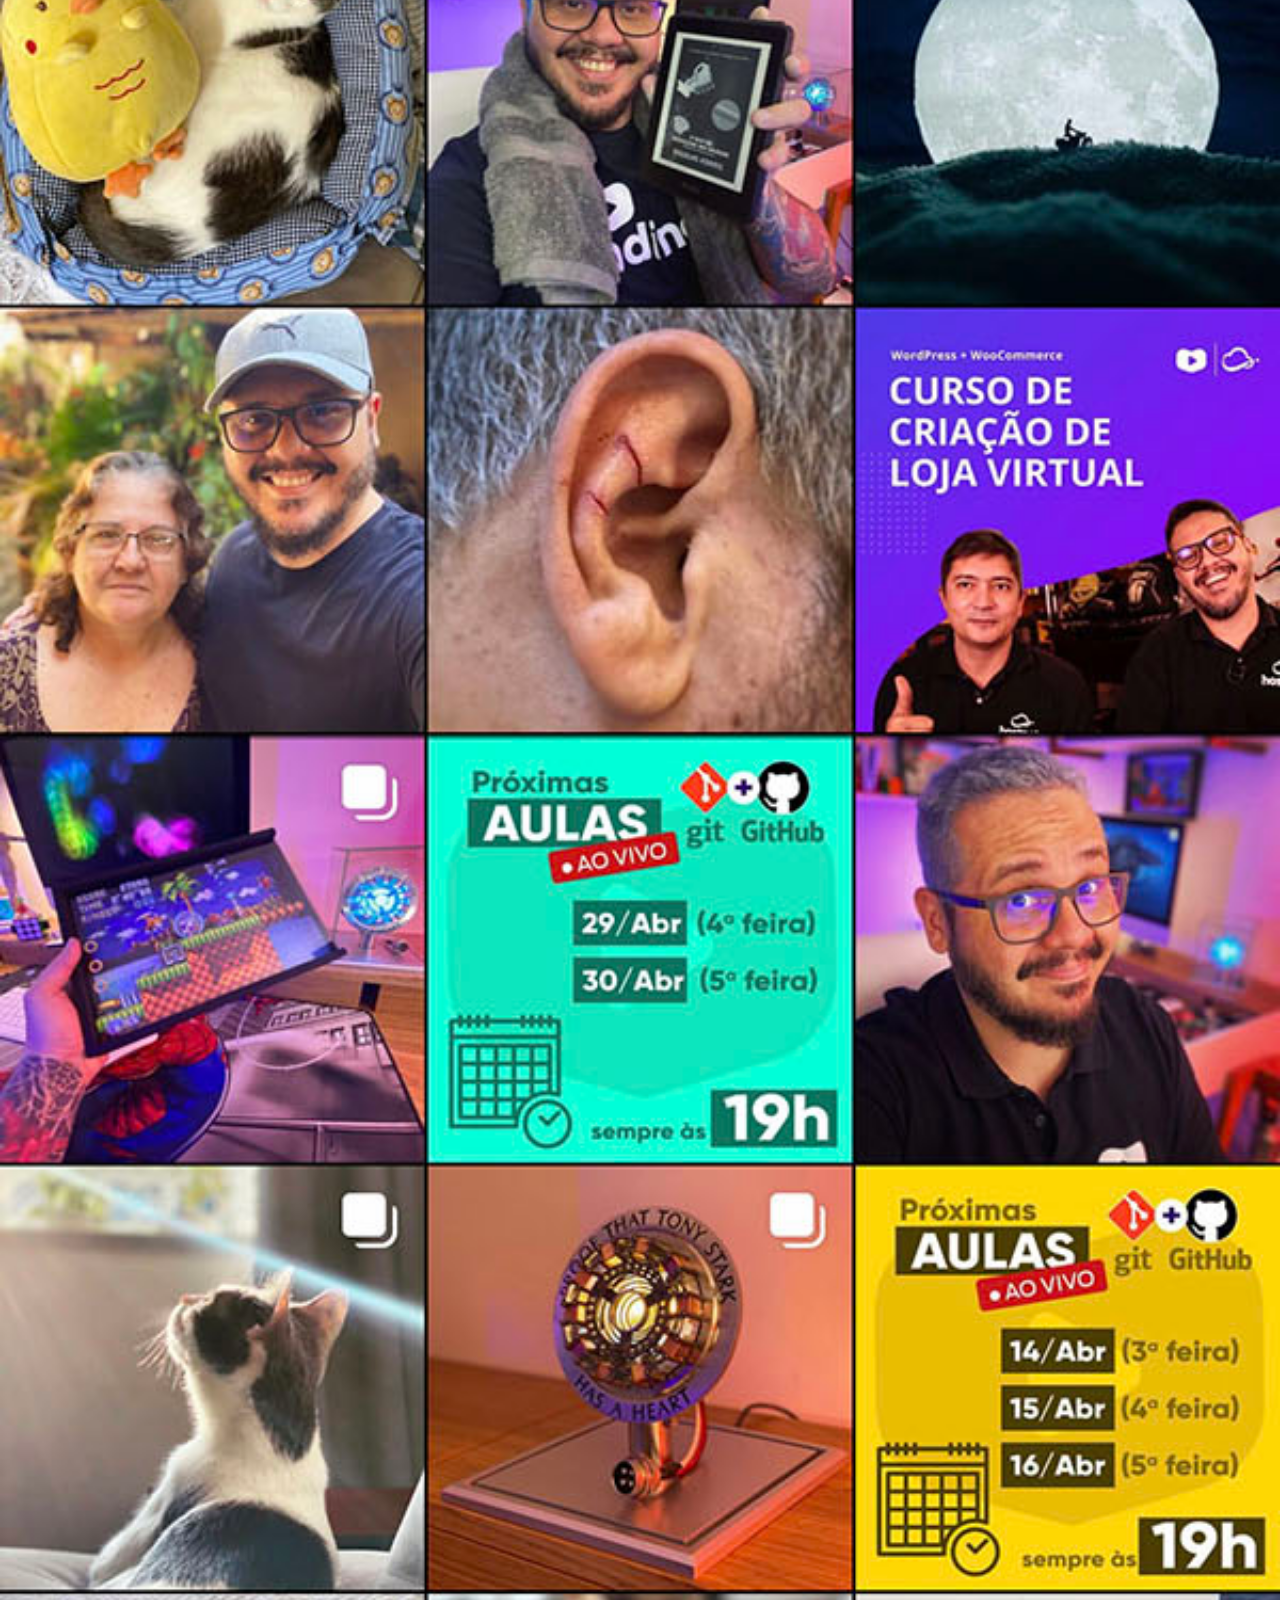
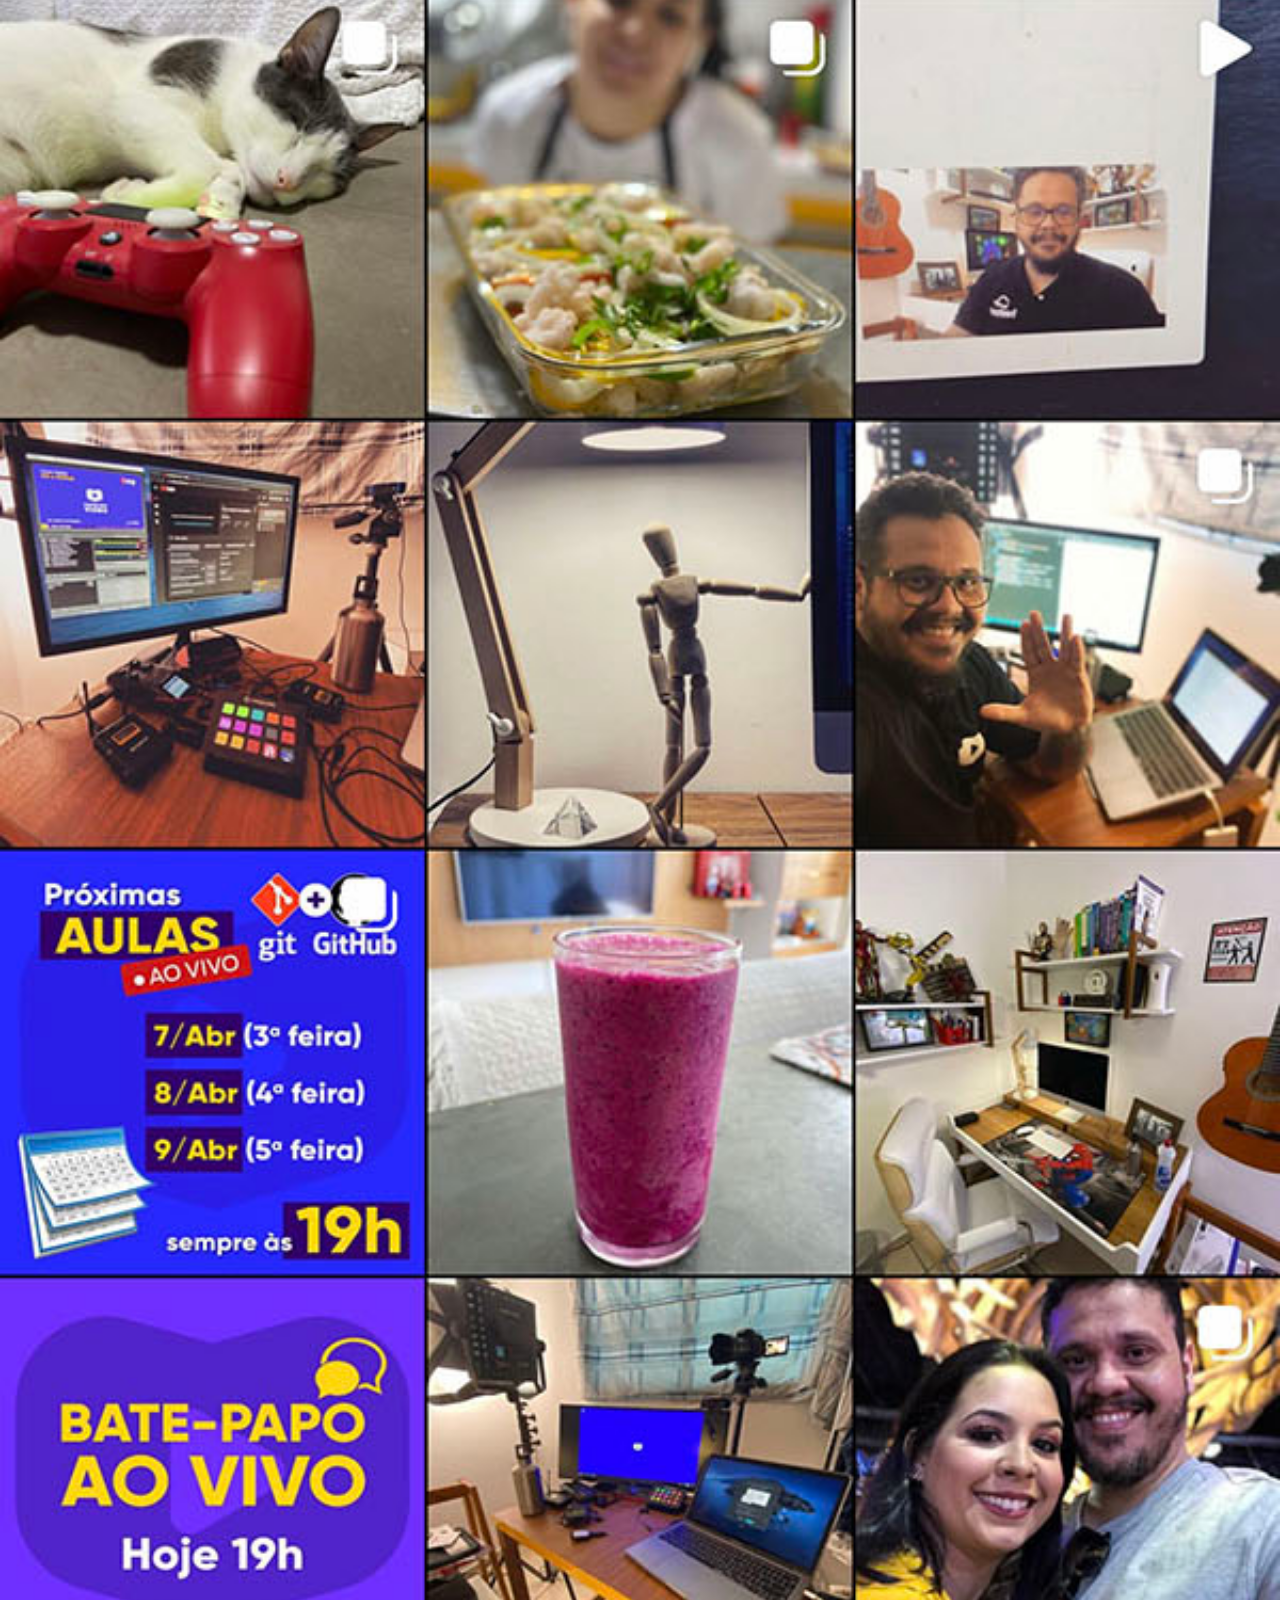
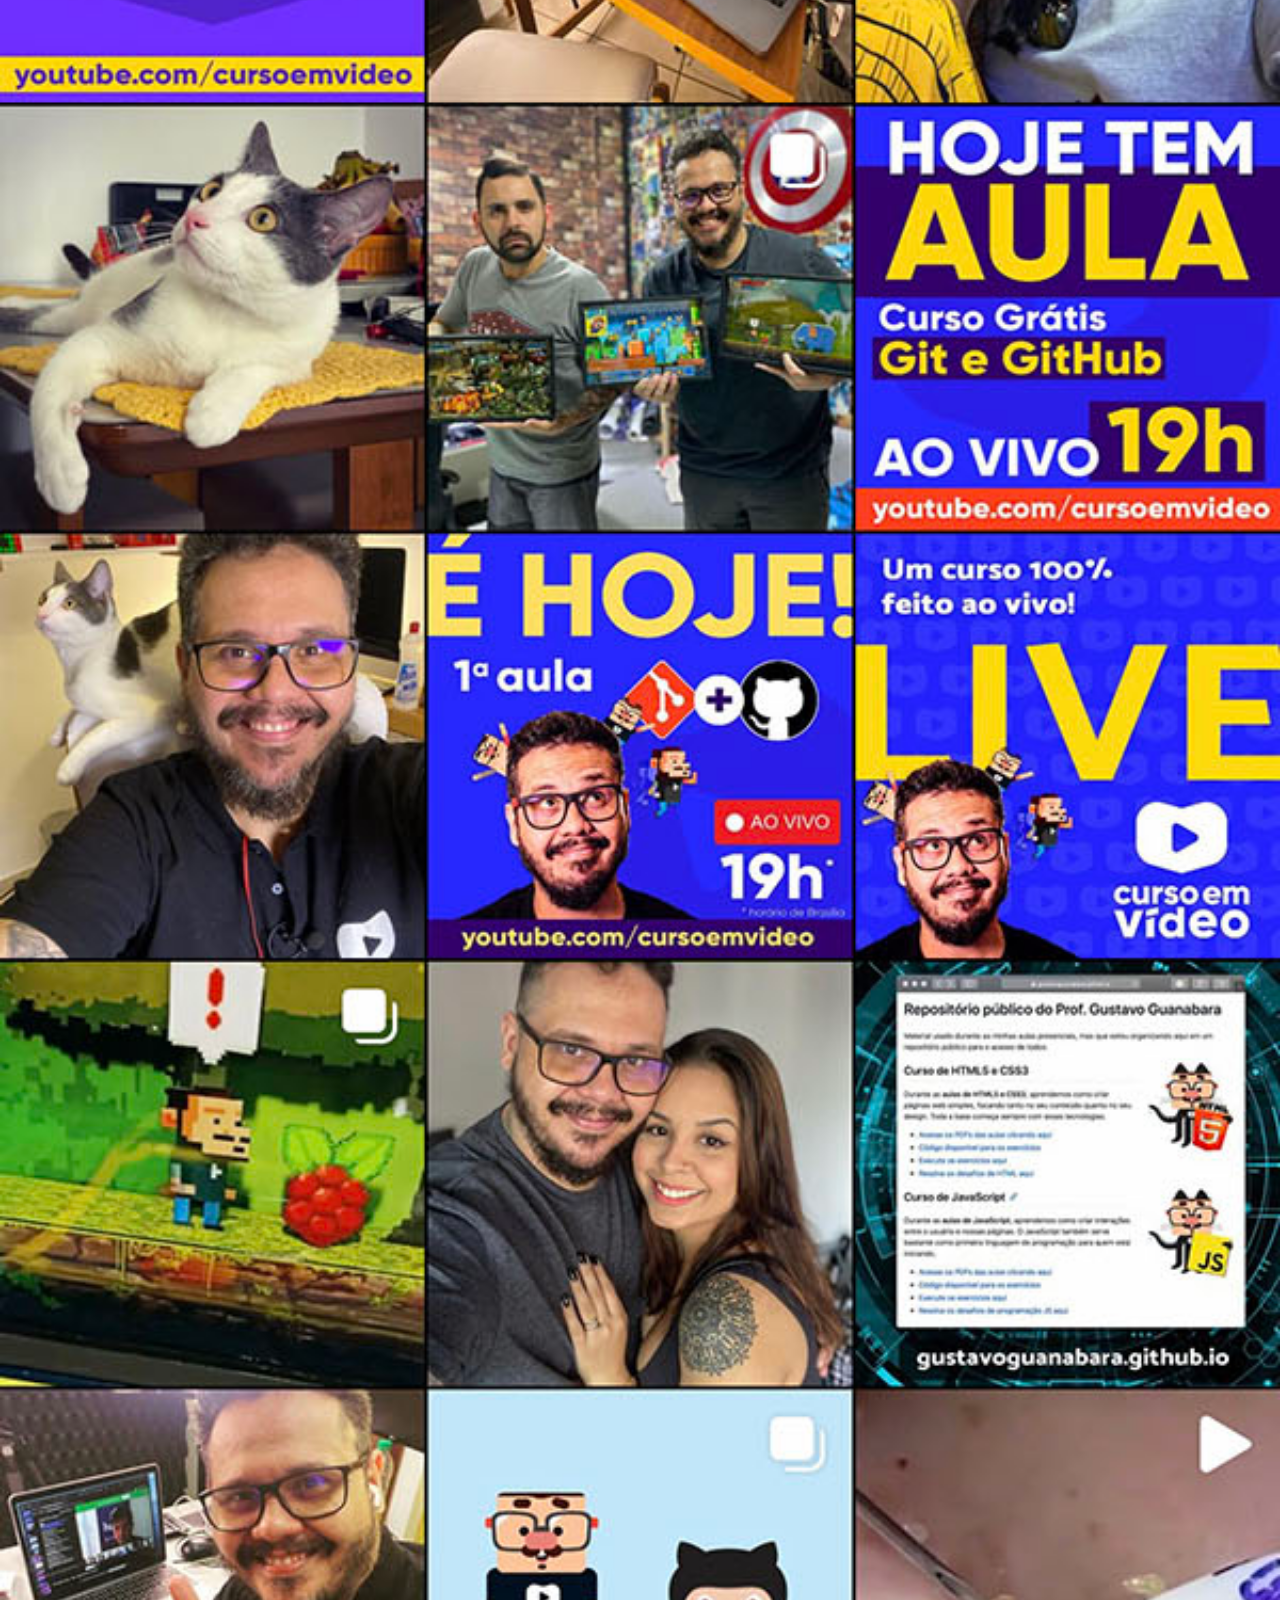
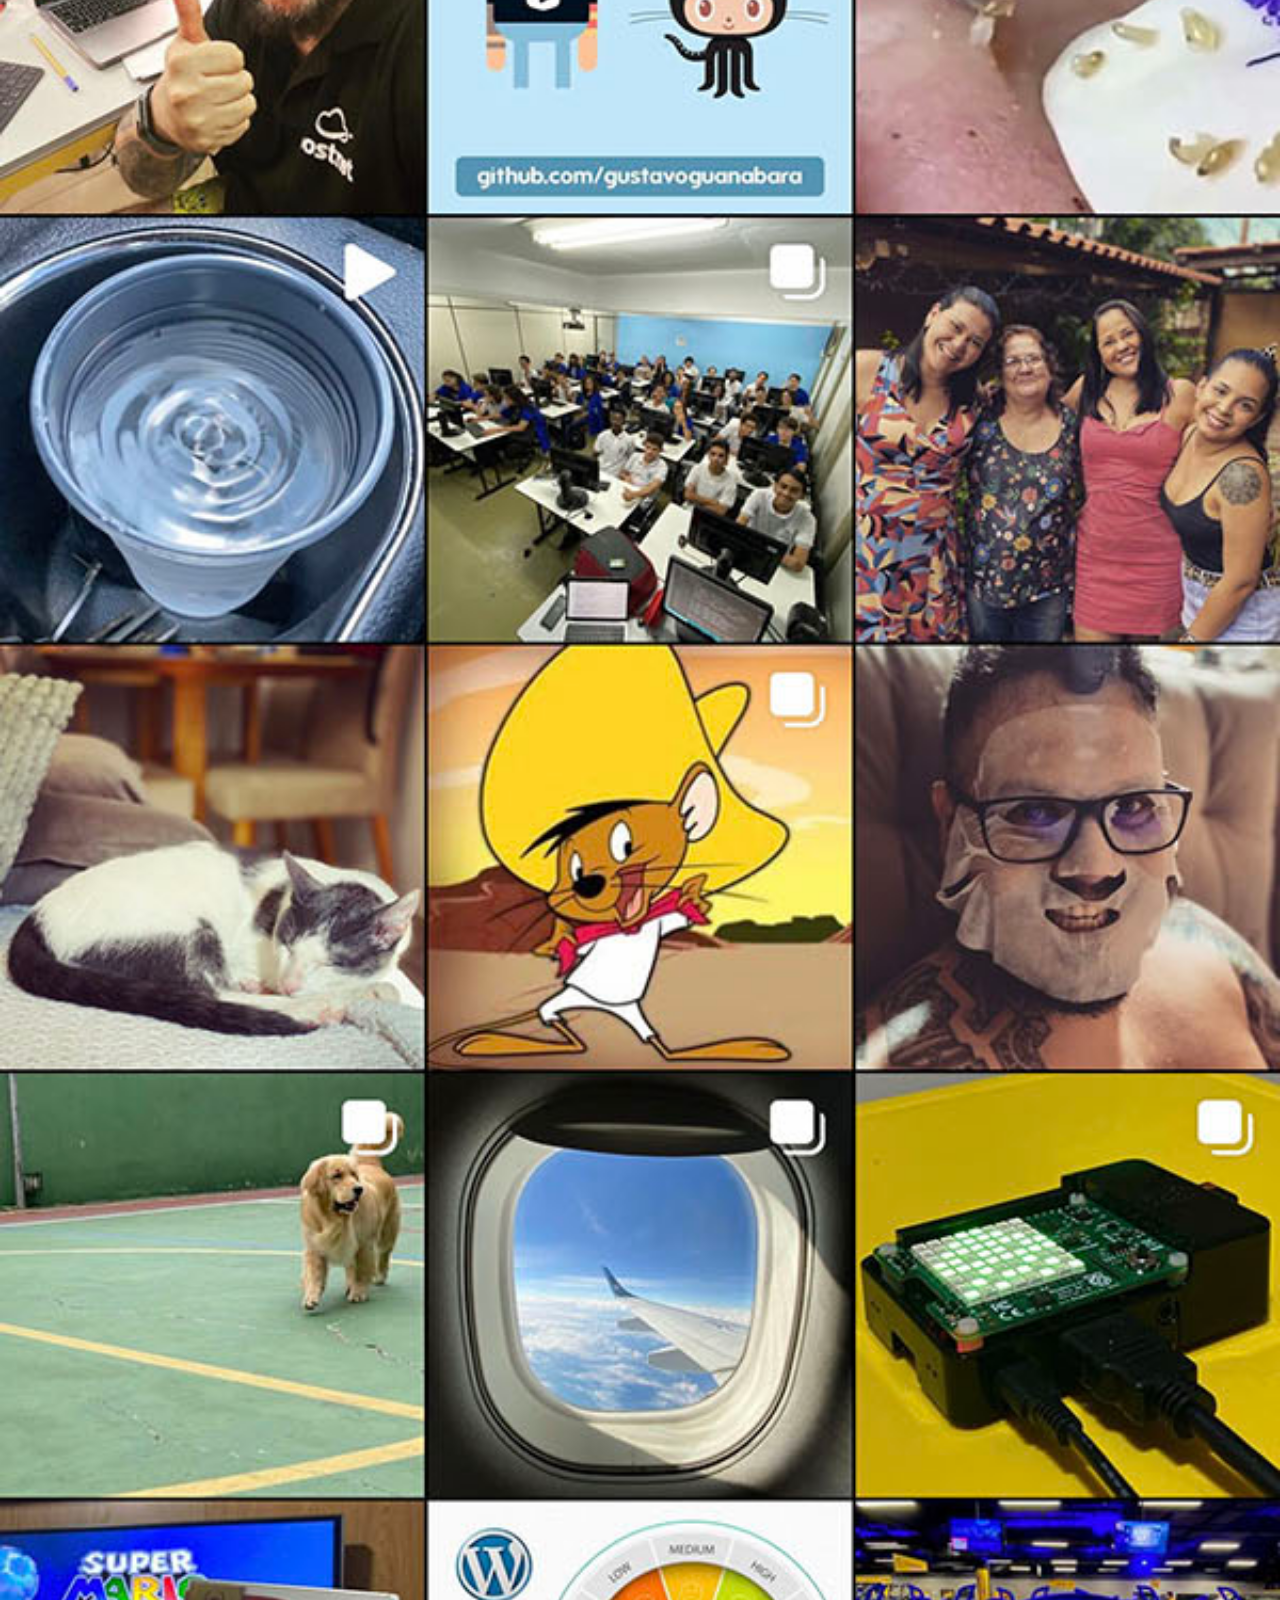
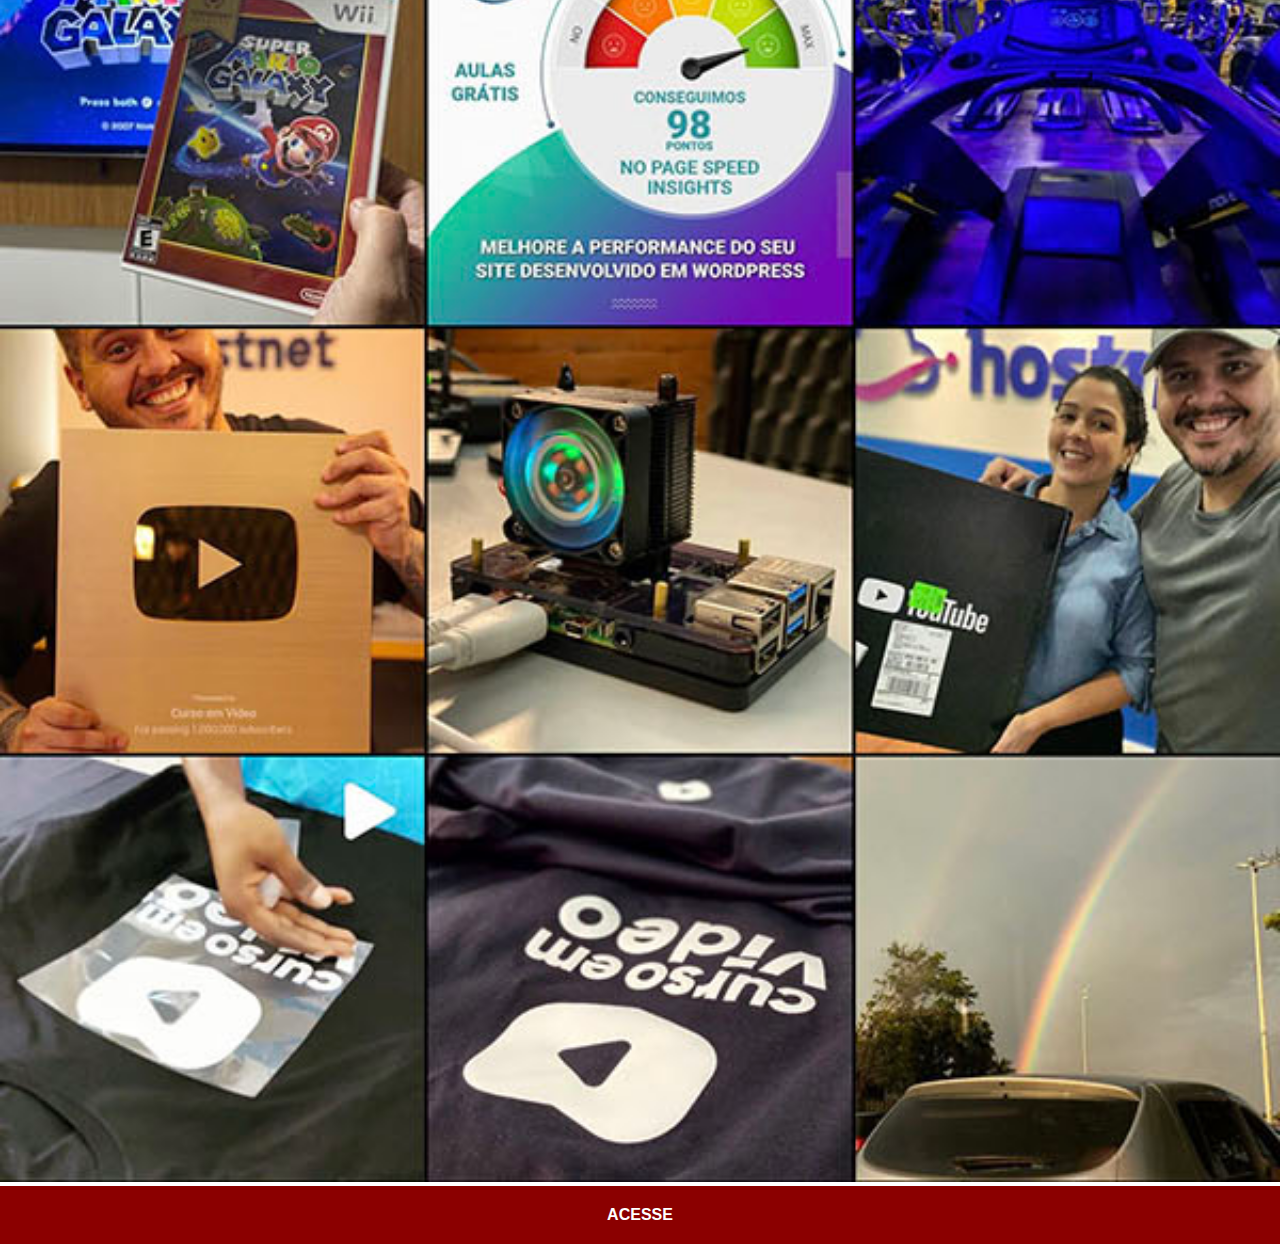
<file: instagram.html>
<!DOCTYPE html>
<html lang="pt-br">
<head>
    <meta charset="UTF-8">
    <meta name="viewport" content="width=device-width, initial-scale=1.0">
    <title>Instagram</title>
    <link rel="stylesheet" href="estilos/social.css">
</head>
<body>
    <img src="imagens/tela-instagram.jpg" alt="instagram">
    <a href="https://instagram.com/gustavoguanabara" target="_blank">ACESSE</a>
</body>
</html>
</file>
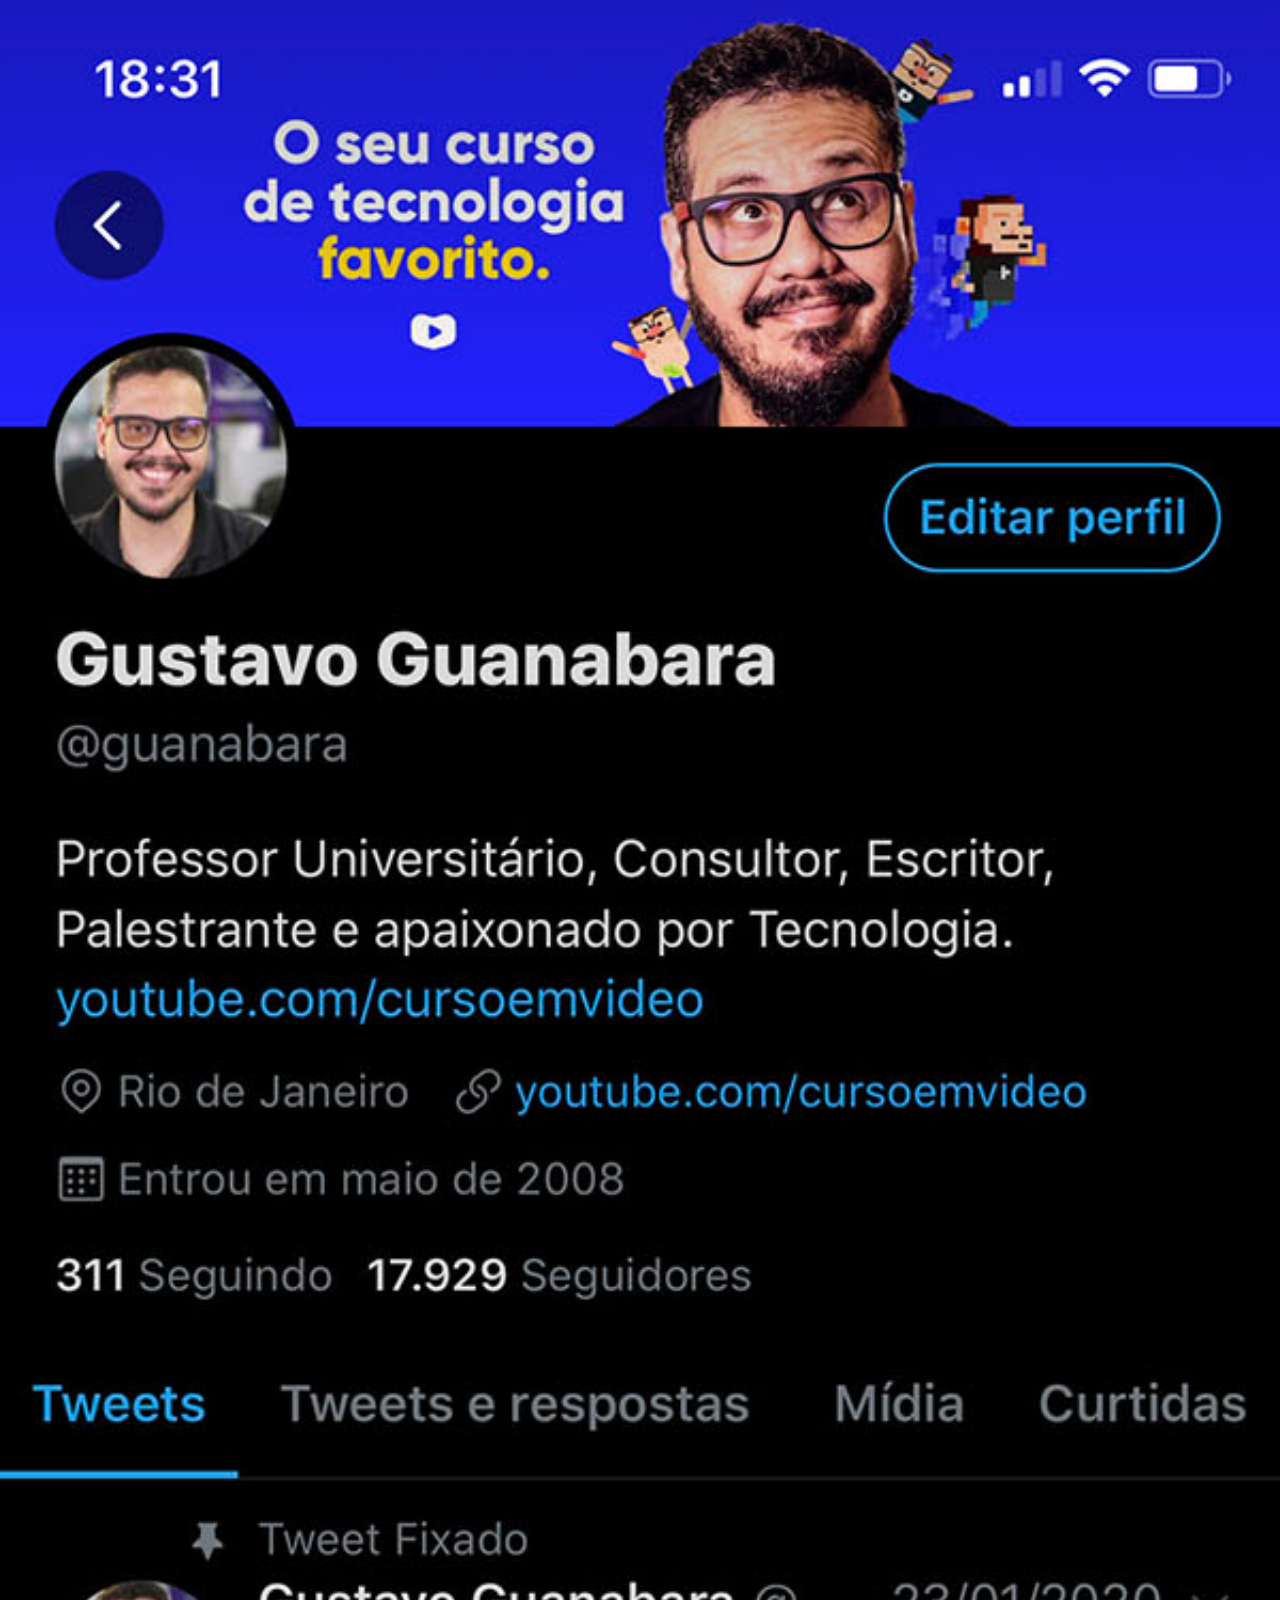
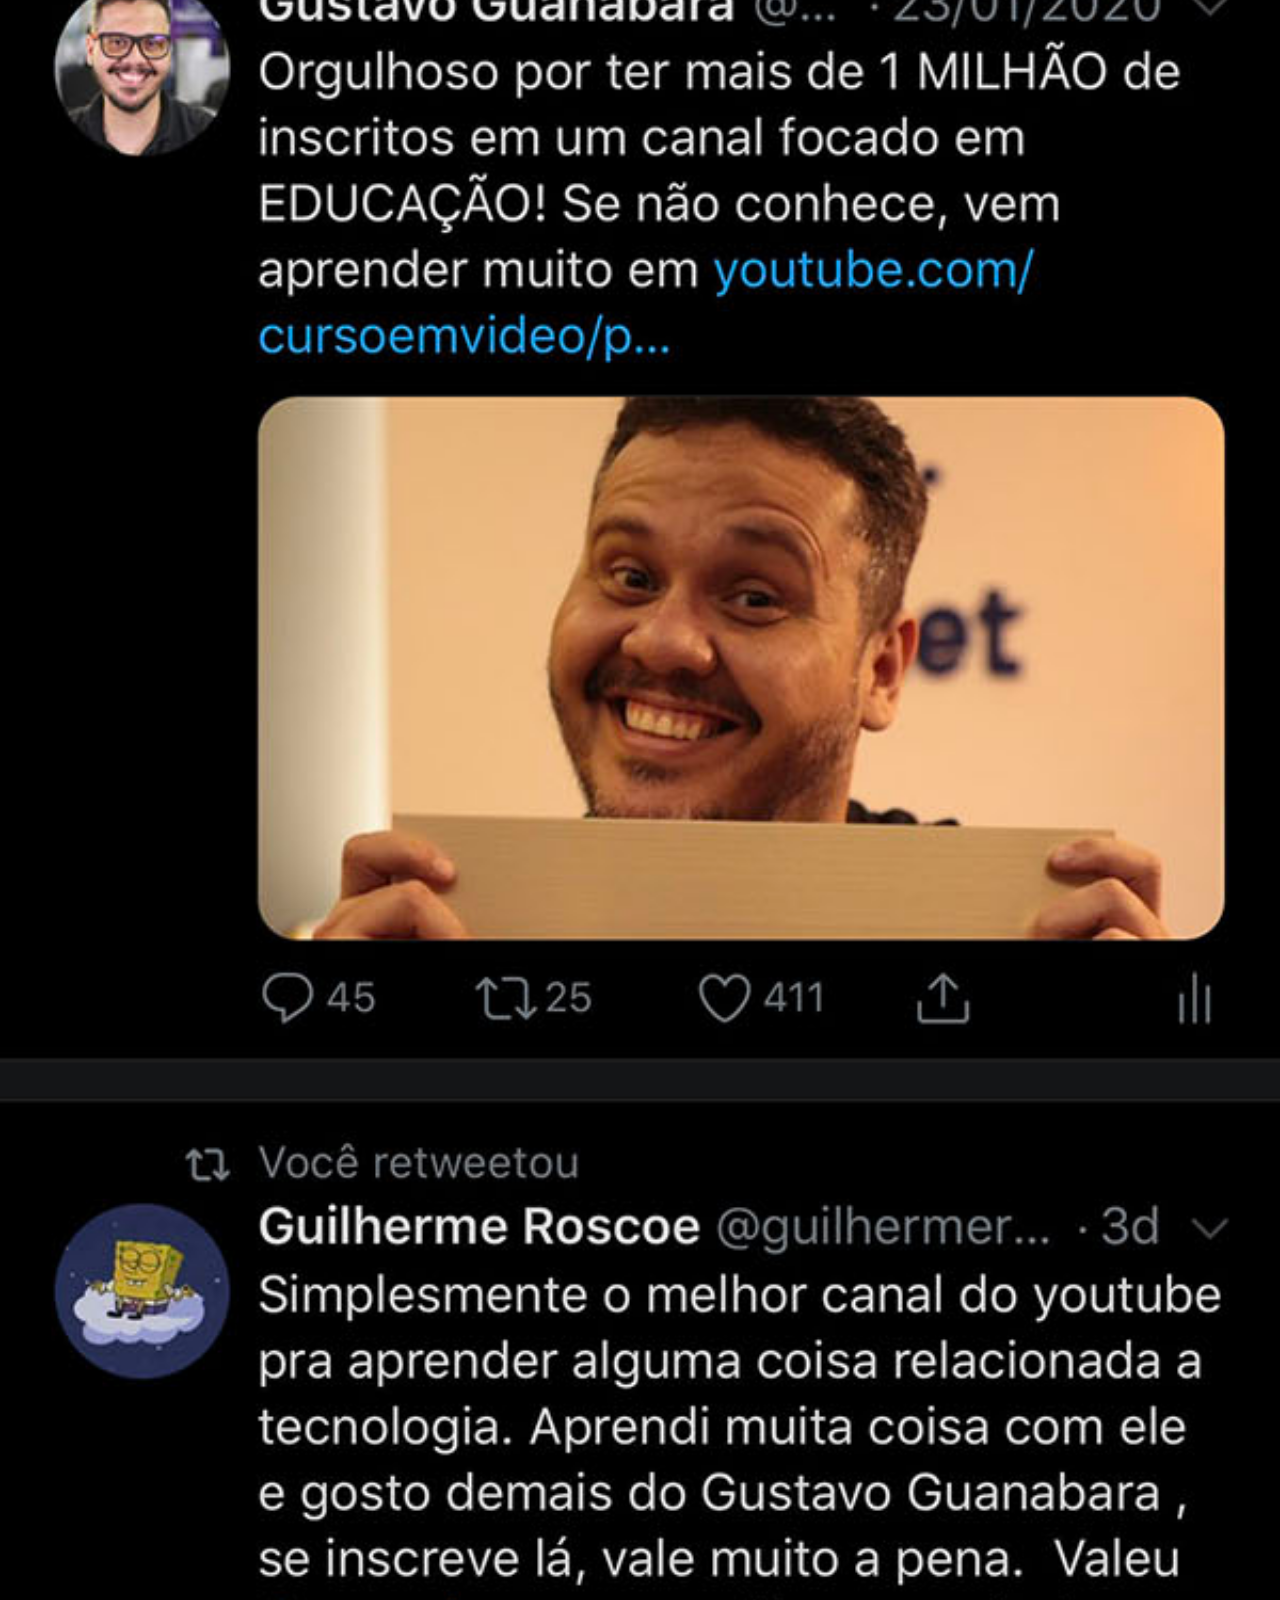
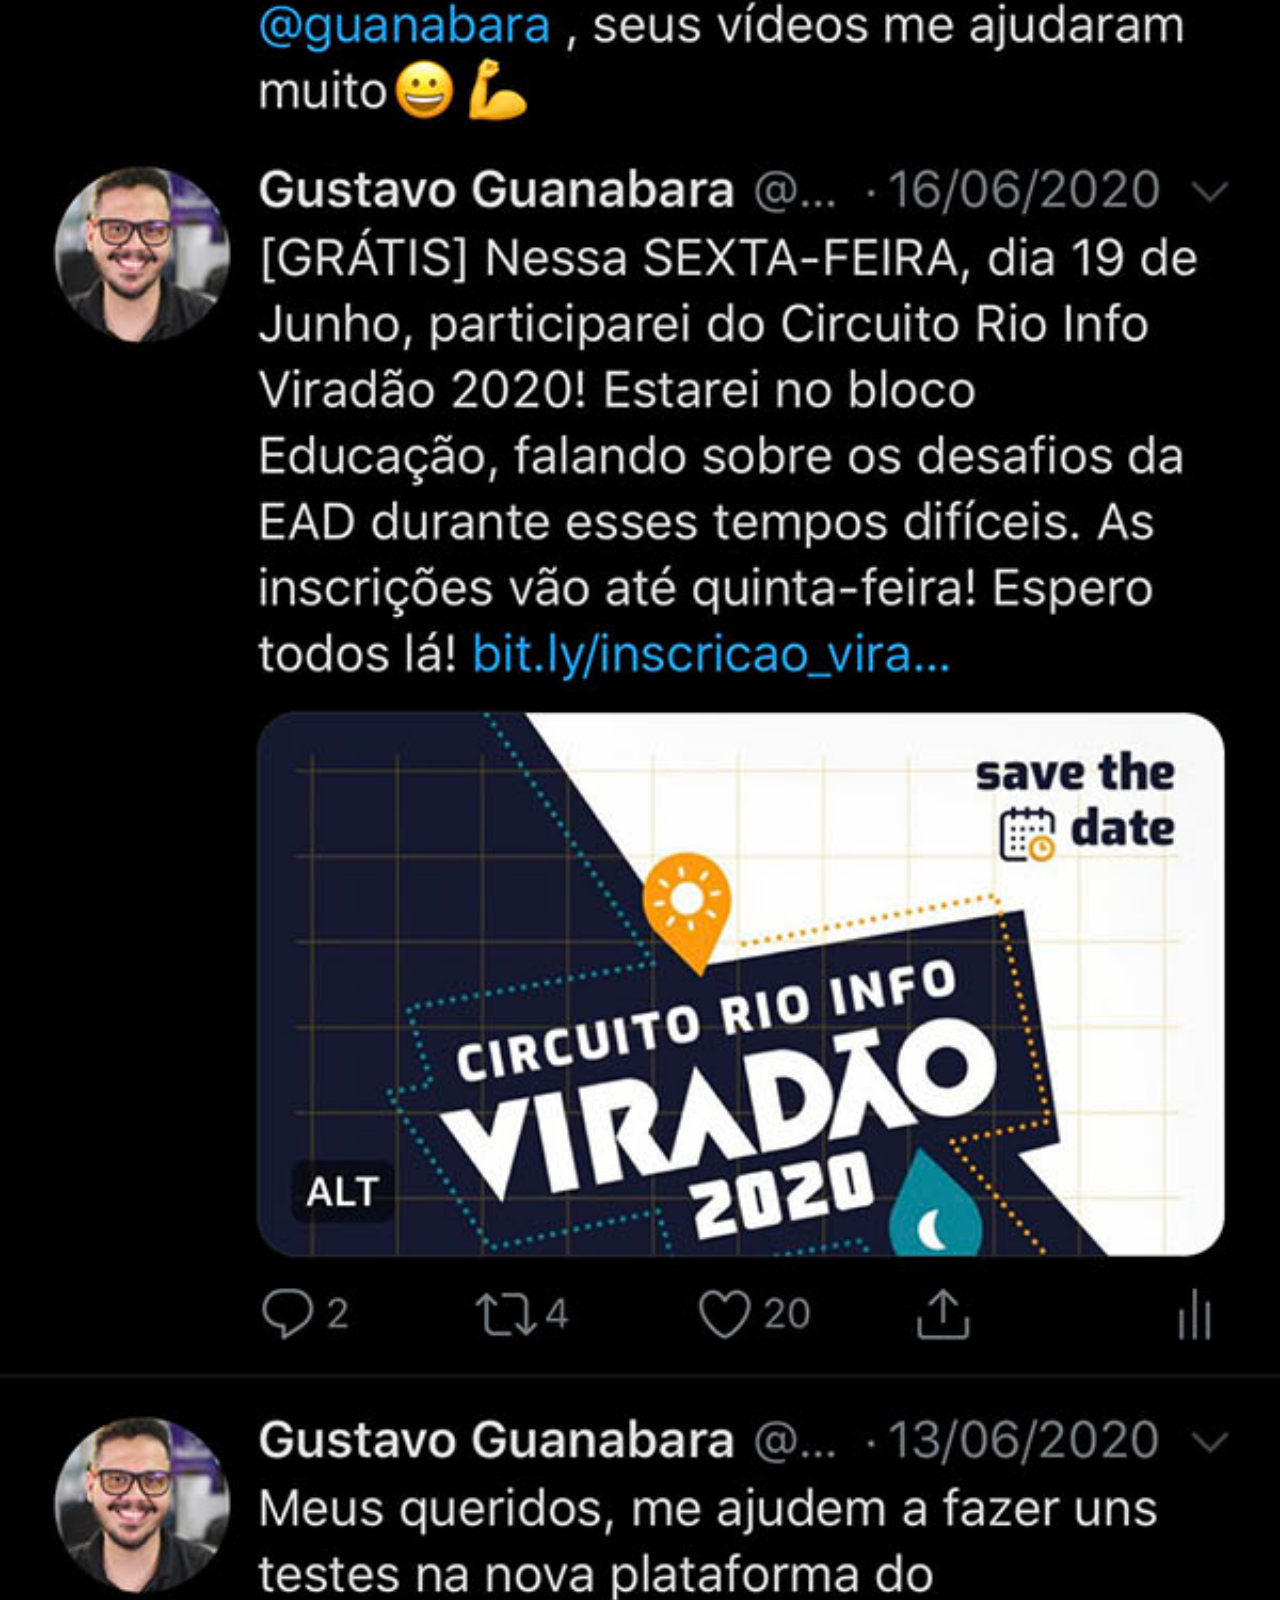
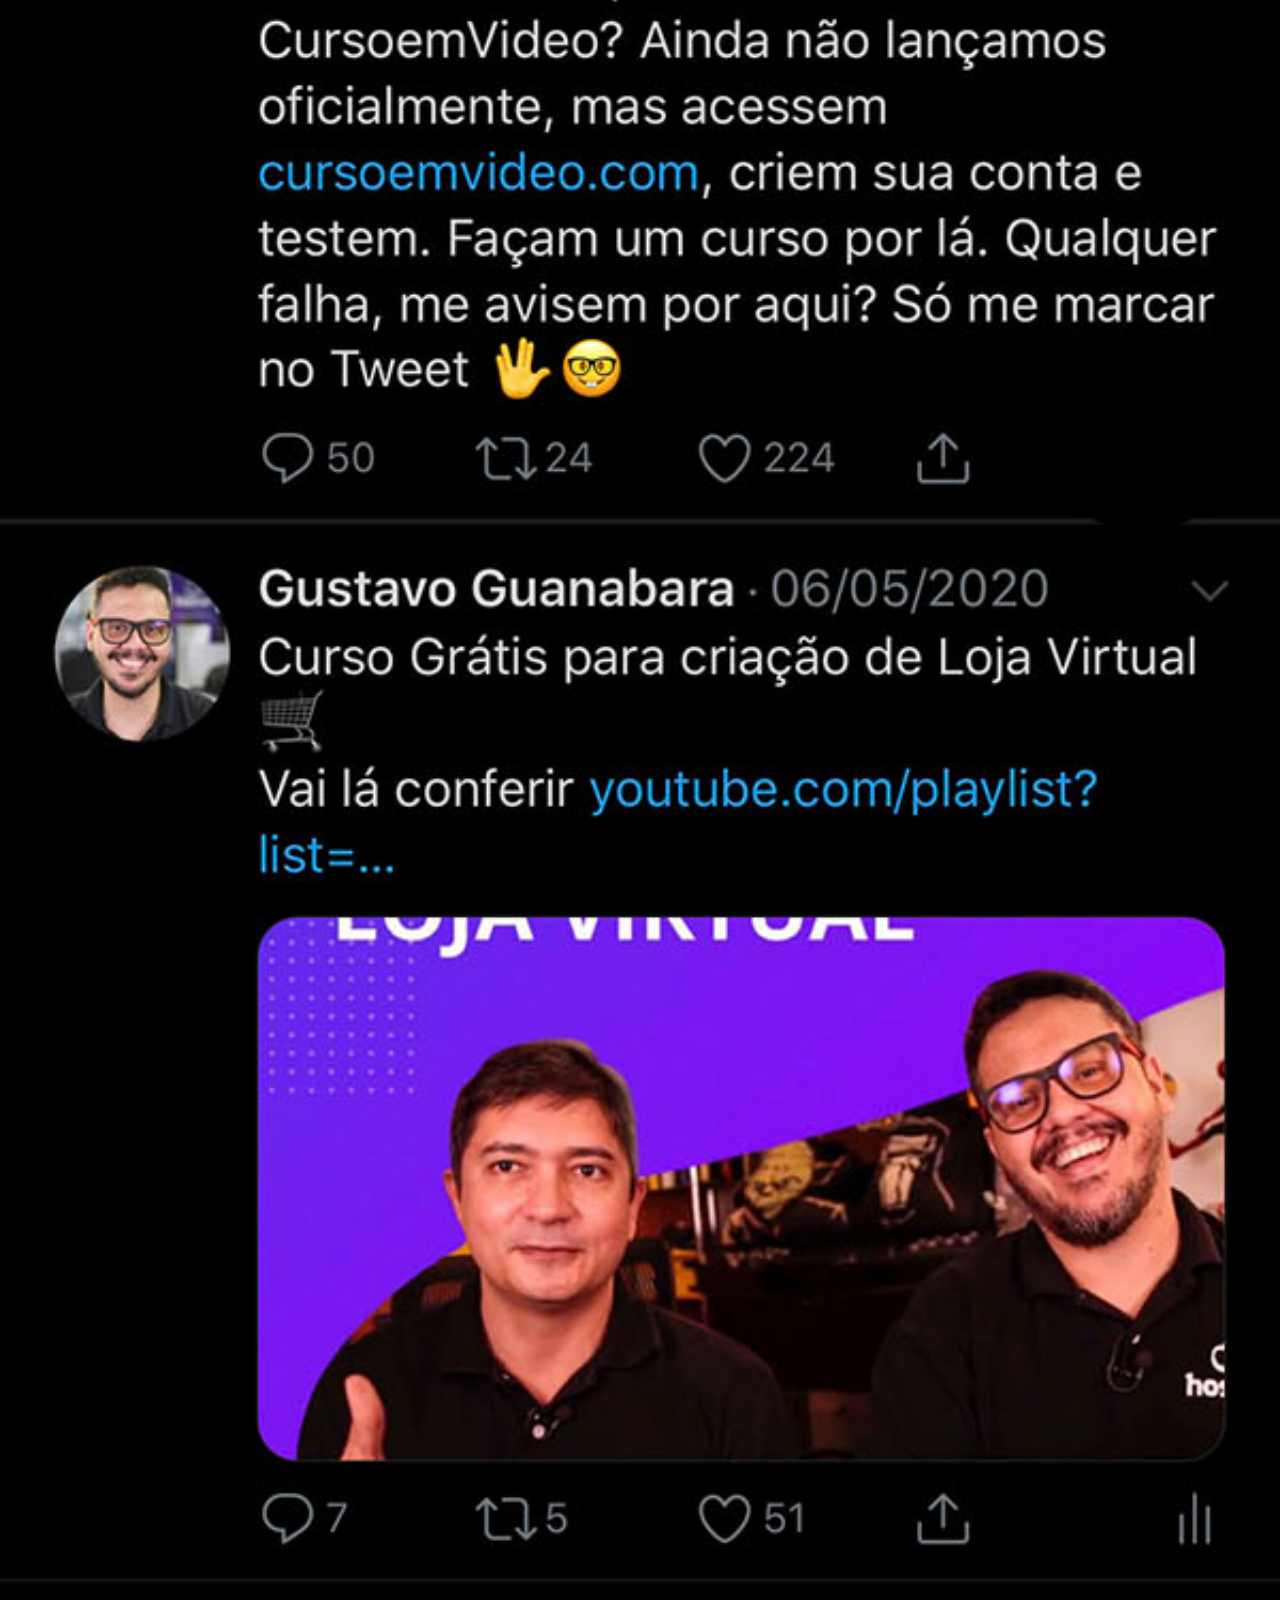
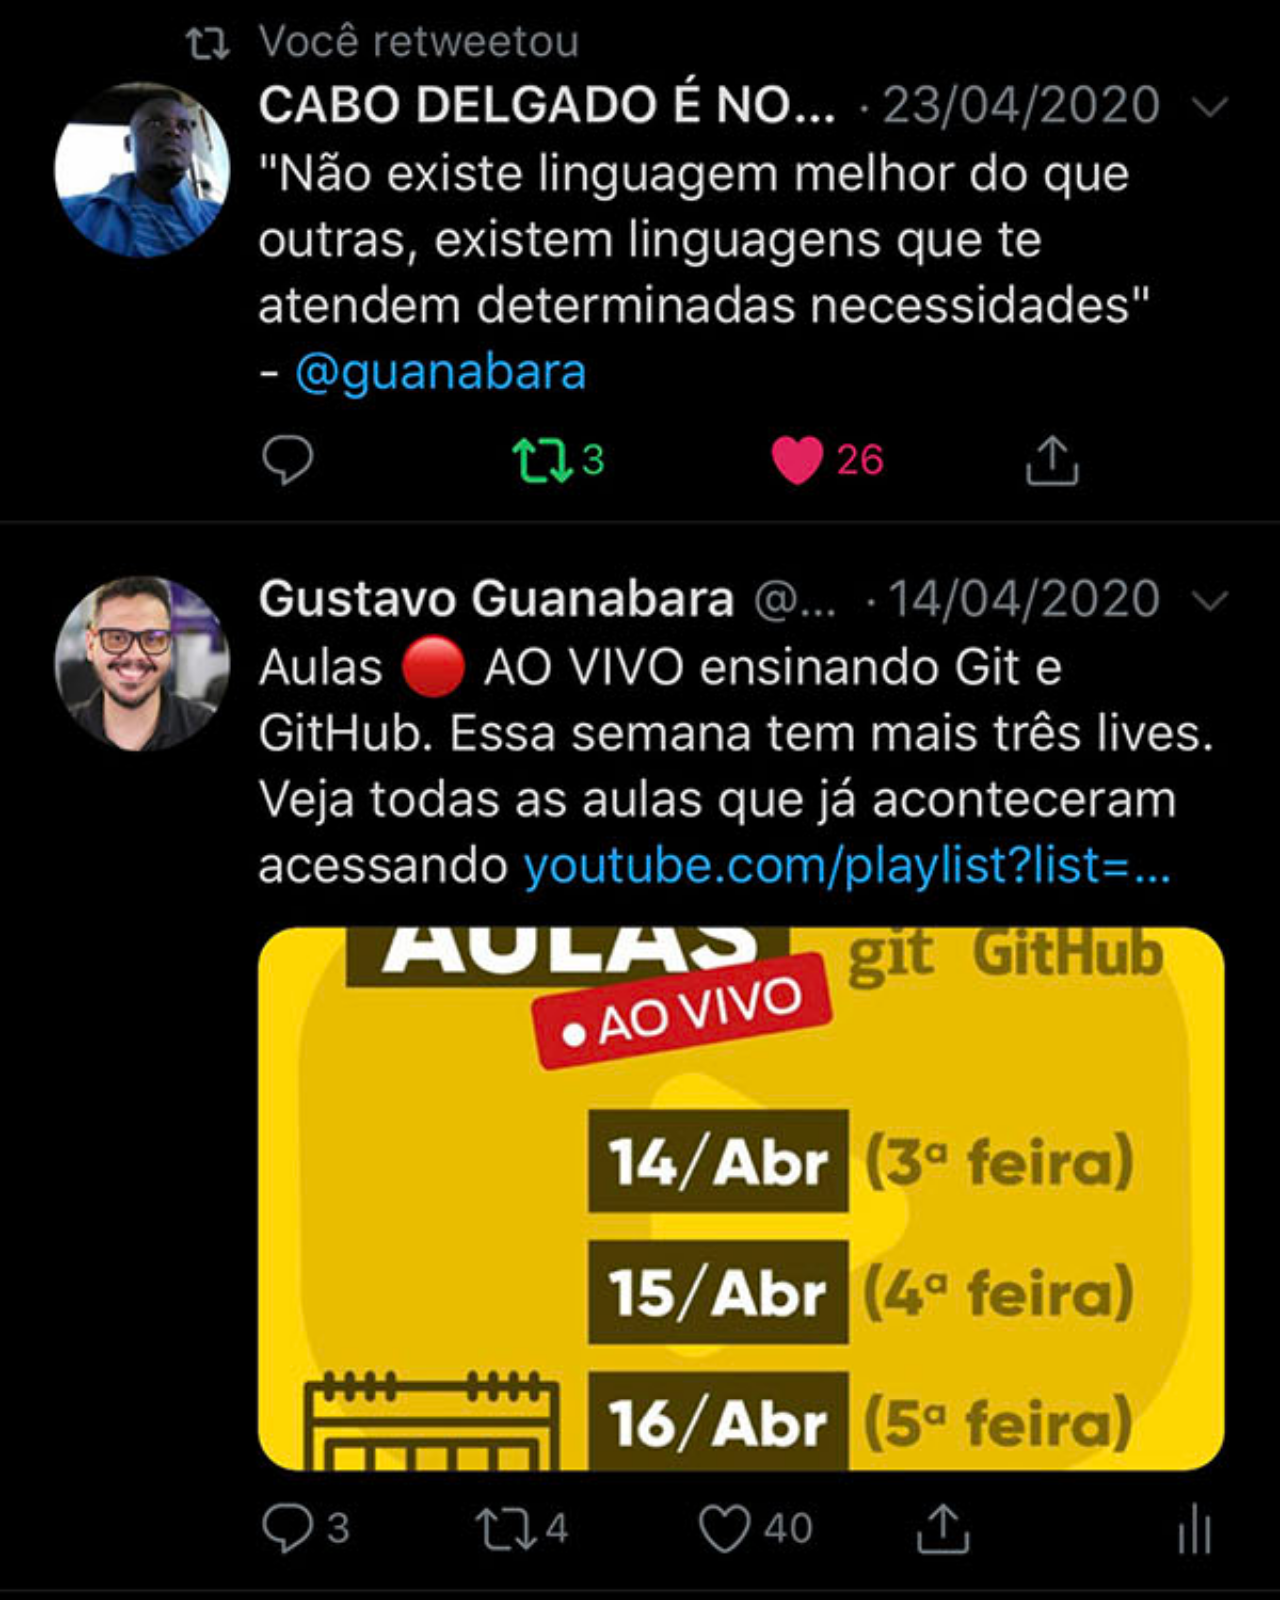
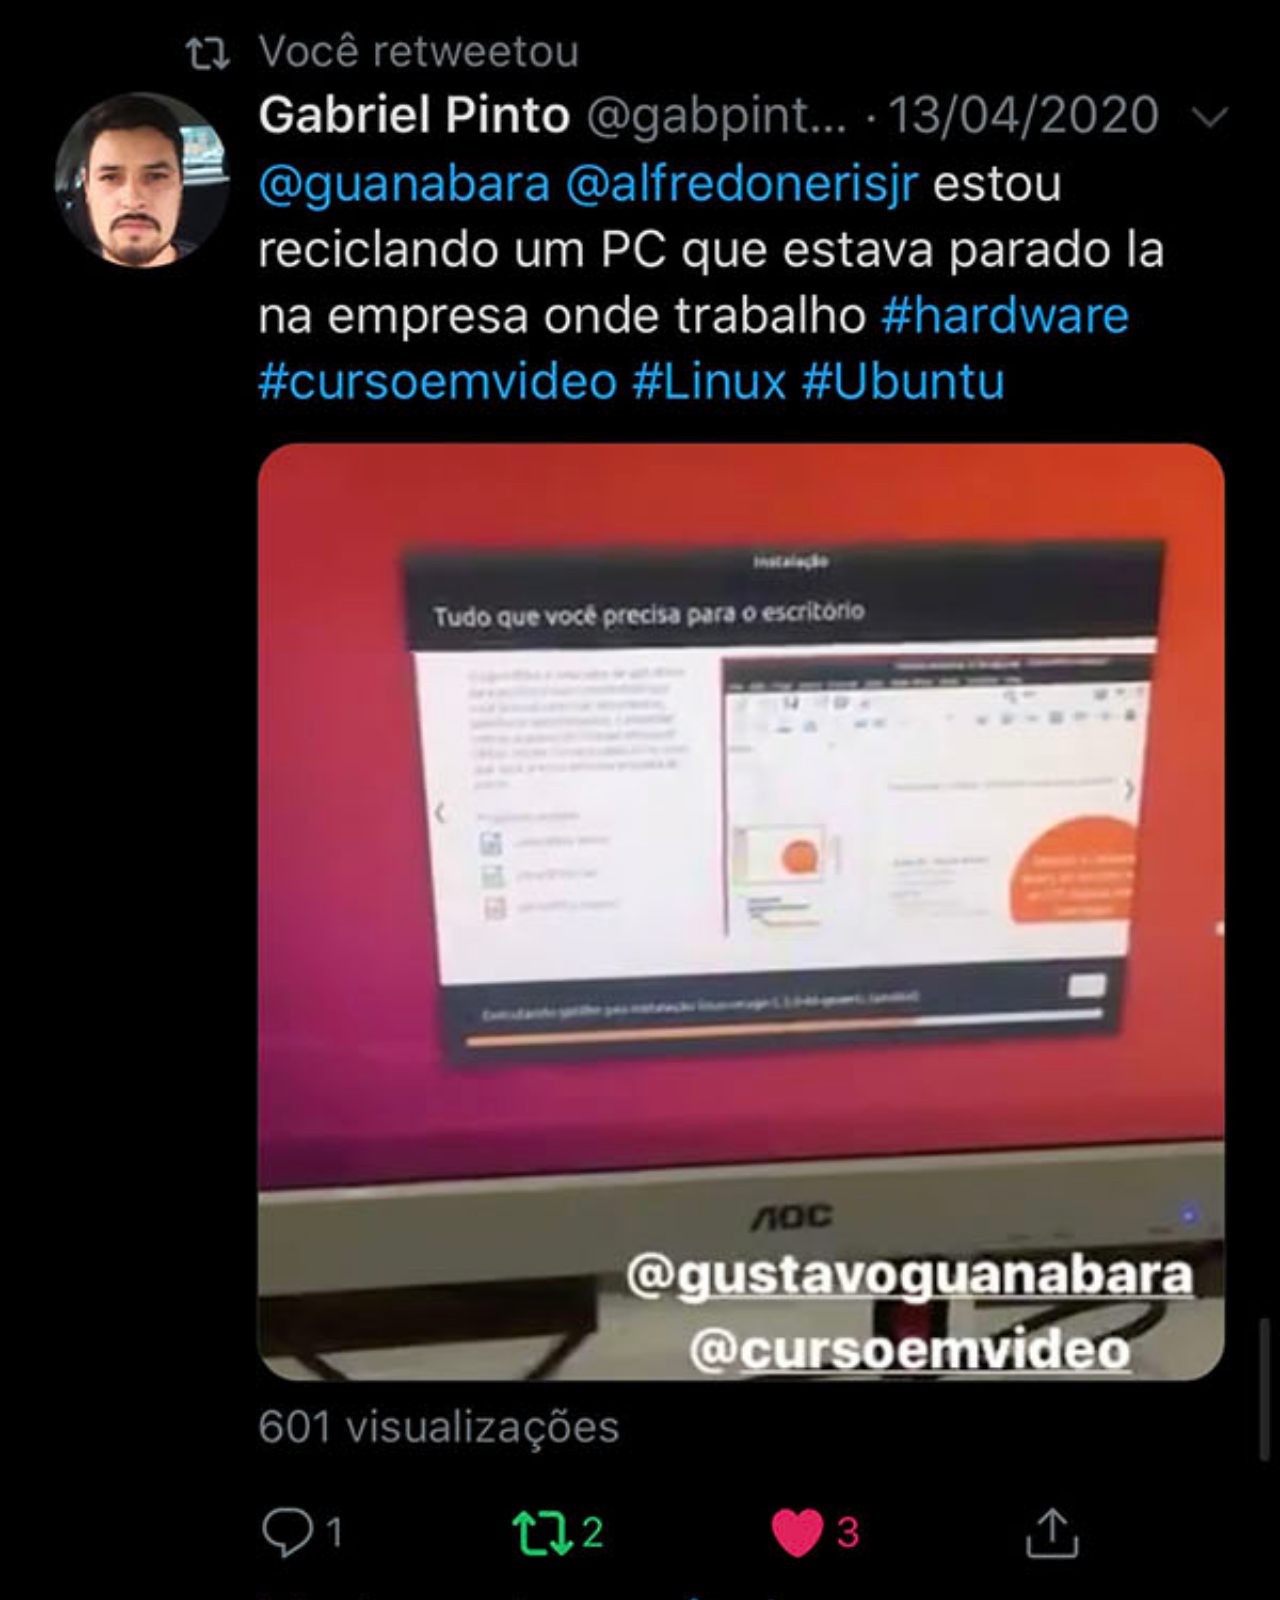
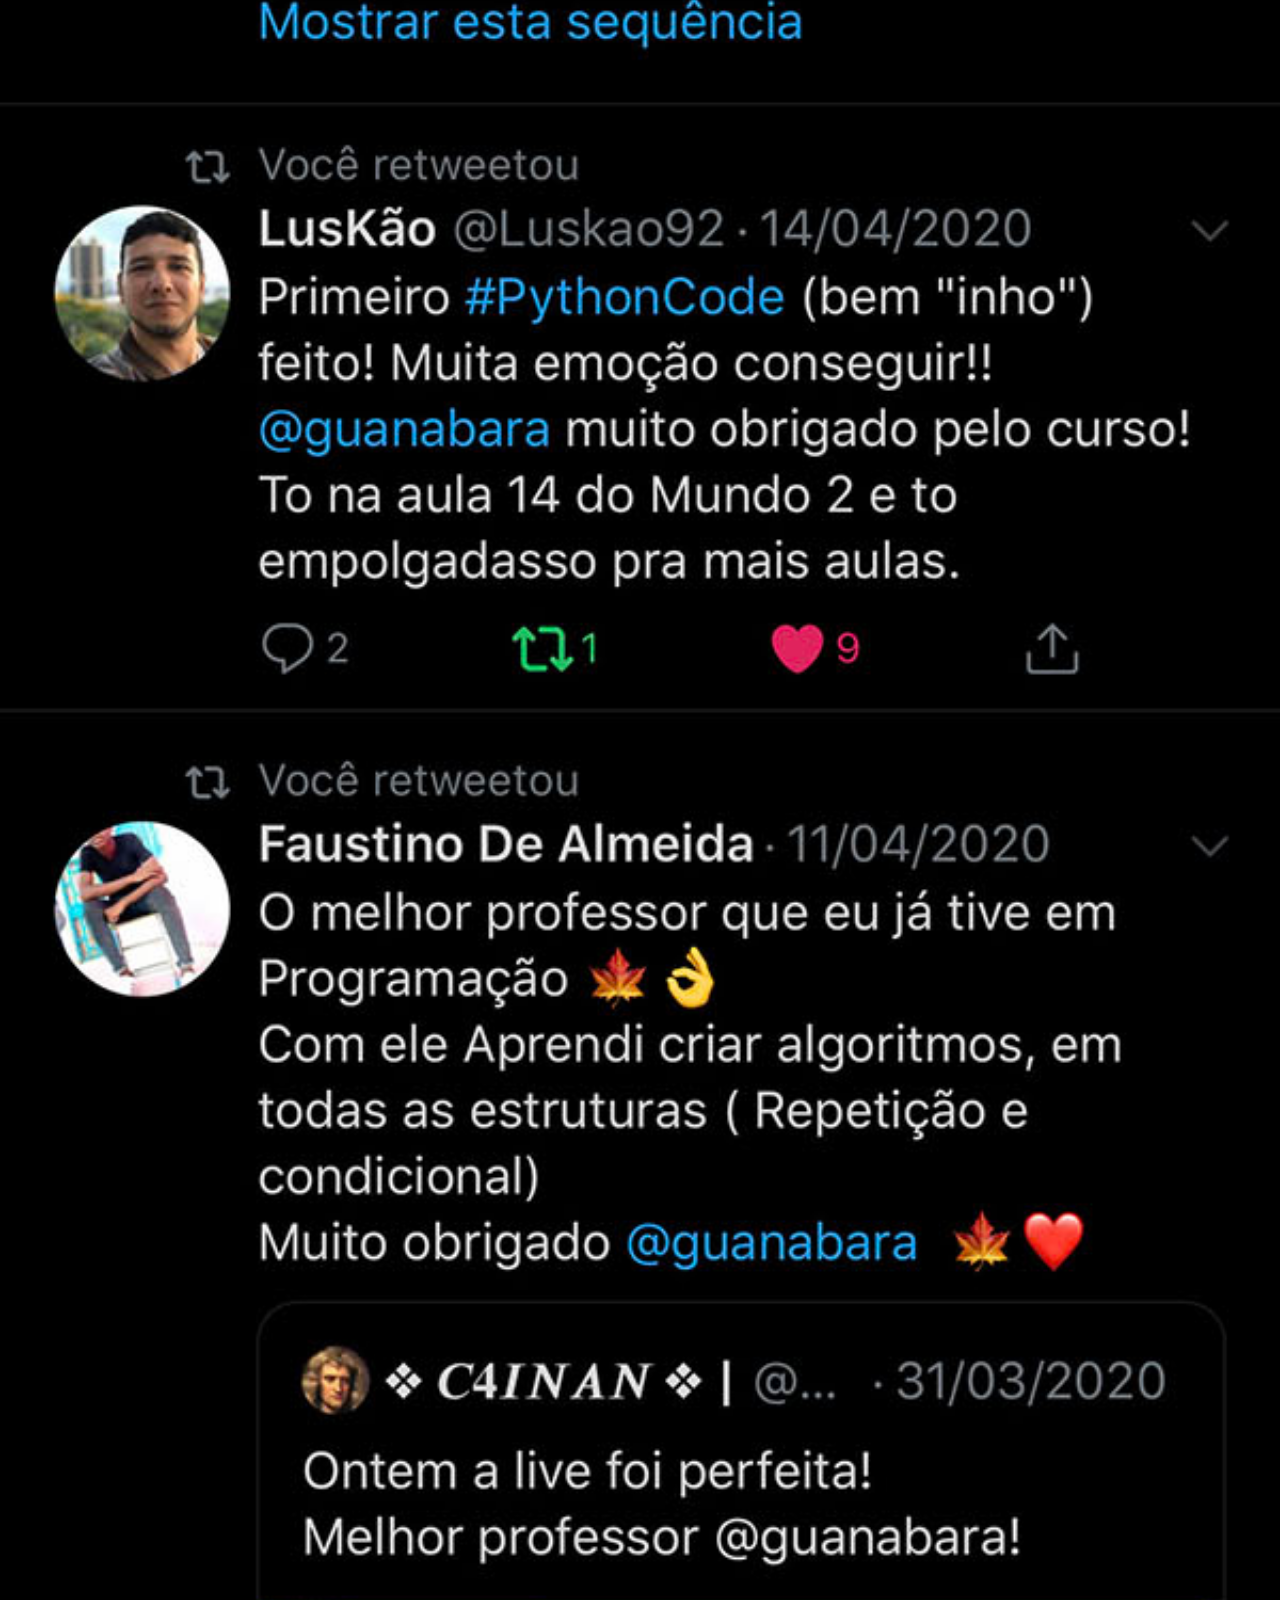
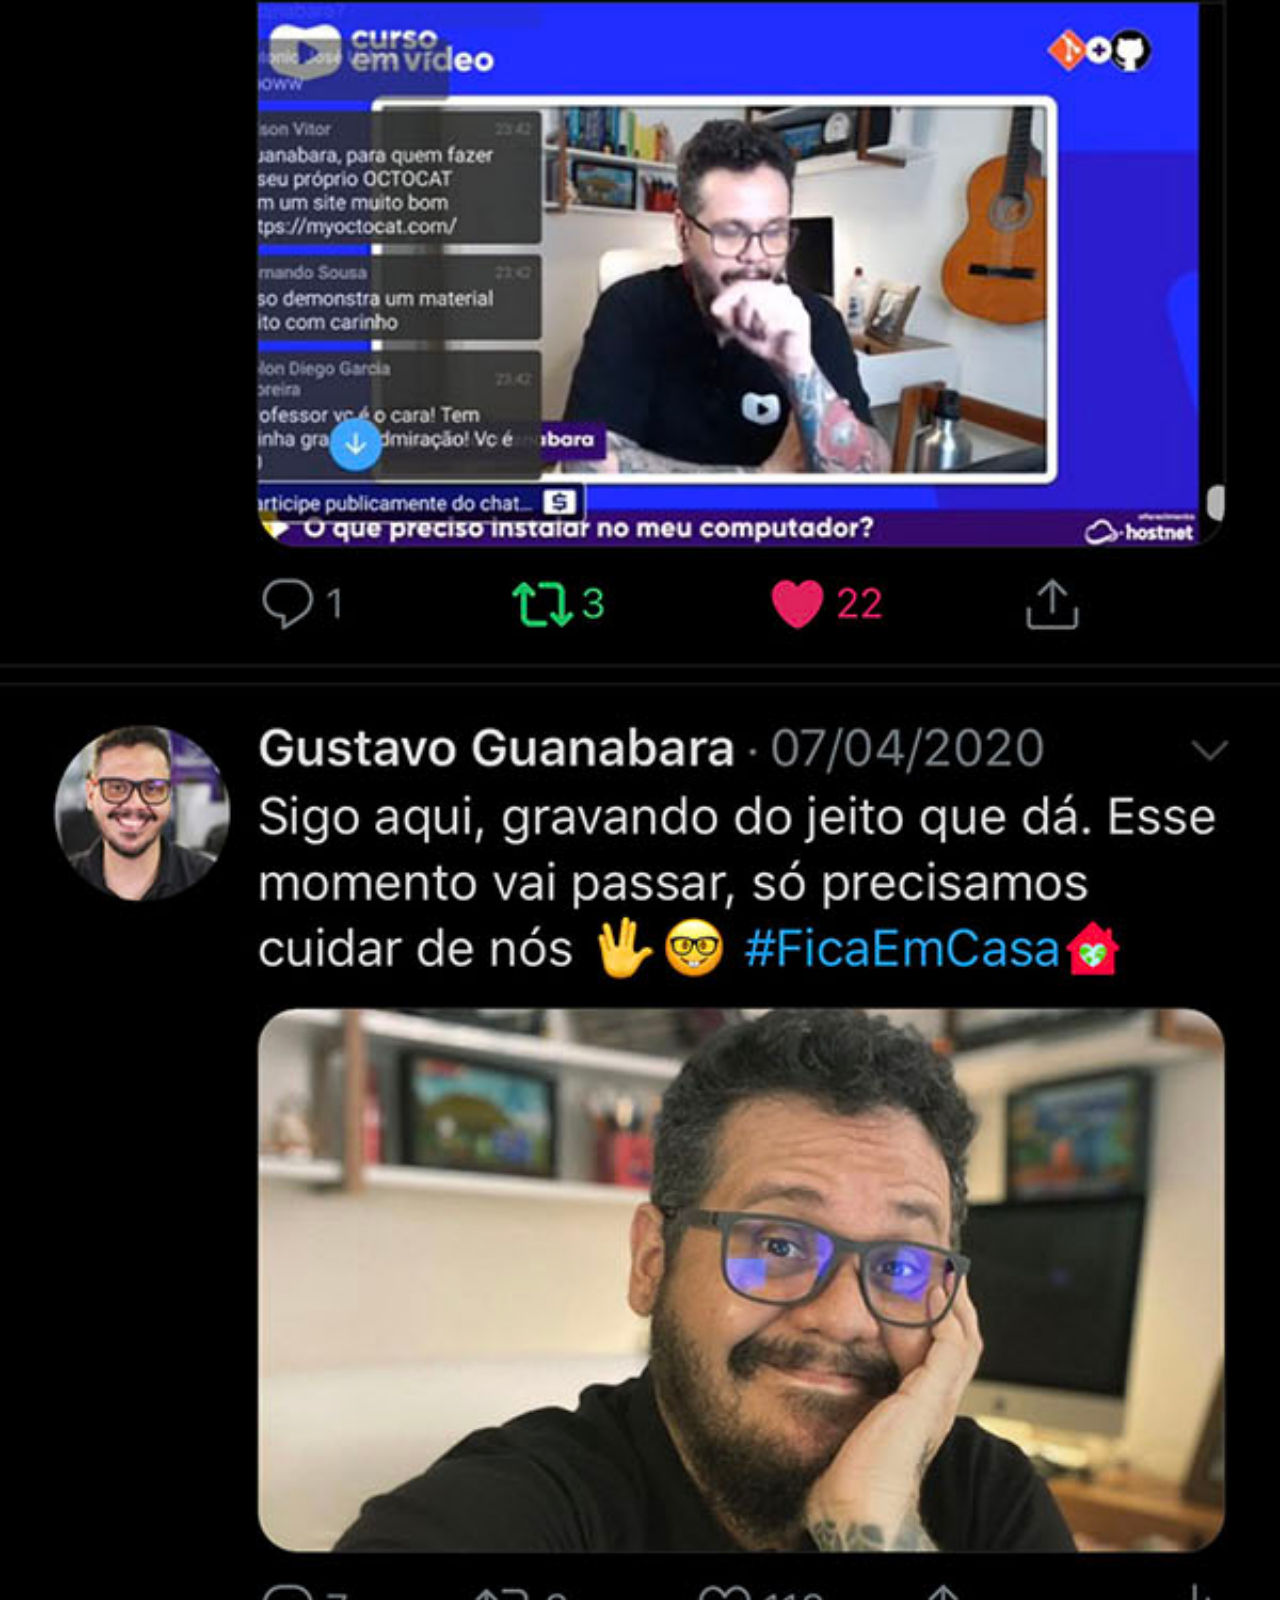
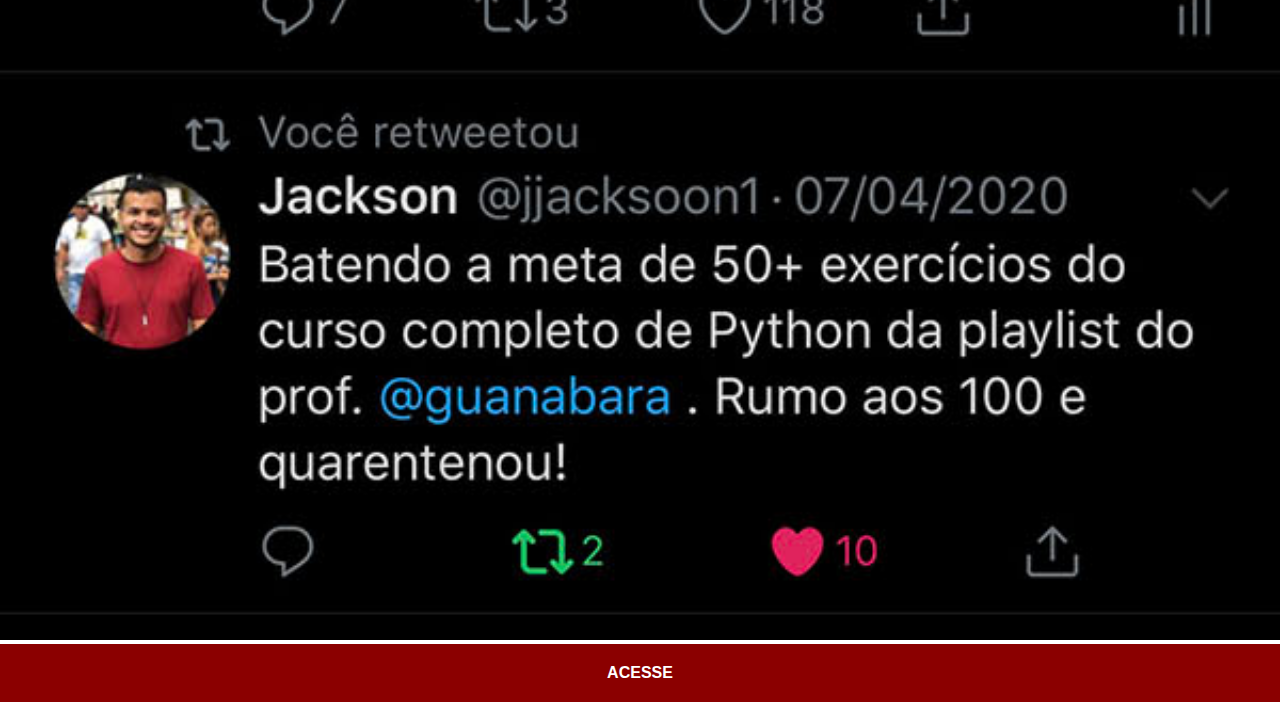
<file: twiter.html>
<!DOCTYPE html>
<html lang="pt-br">
<head>
    <meta charset="UTF-8">
    <meta name="viewport" content="width=device-width, initial-scale=1.0">
    <title>Twiter</title>
    <link rel="stylesheet" href="estilos/social.css">
</head>
<body>
    <img src="imagens/tela-twitter.jpg" alt="instagram">
    <a href="https://x.com/gustavoguanabara" target="_blank">ACESSE</a>
</body>
</html>
</file>
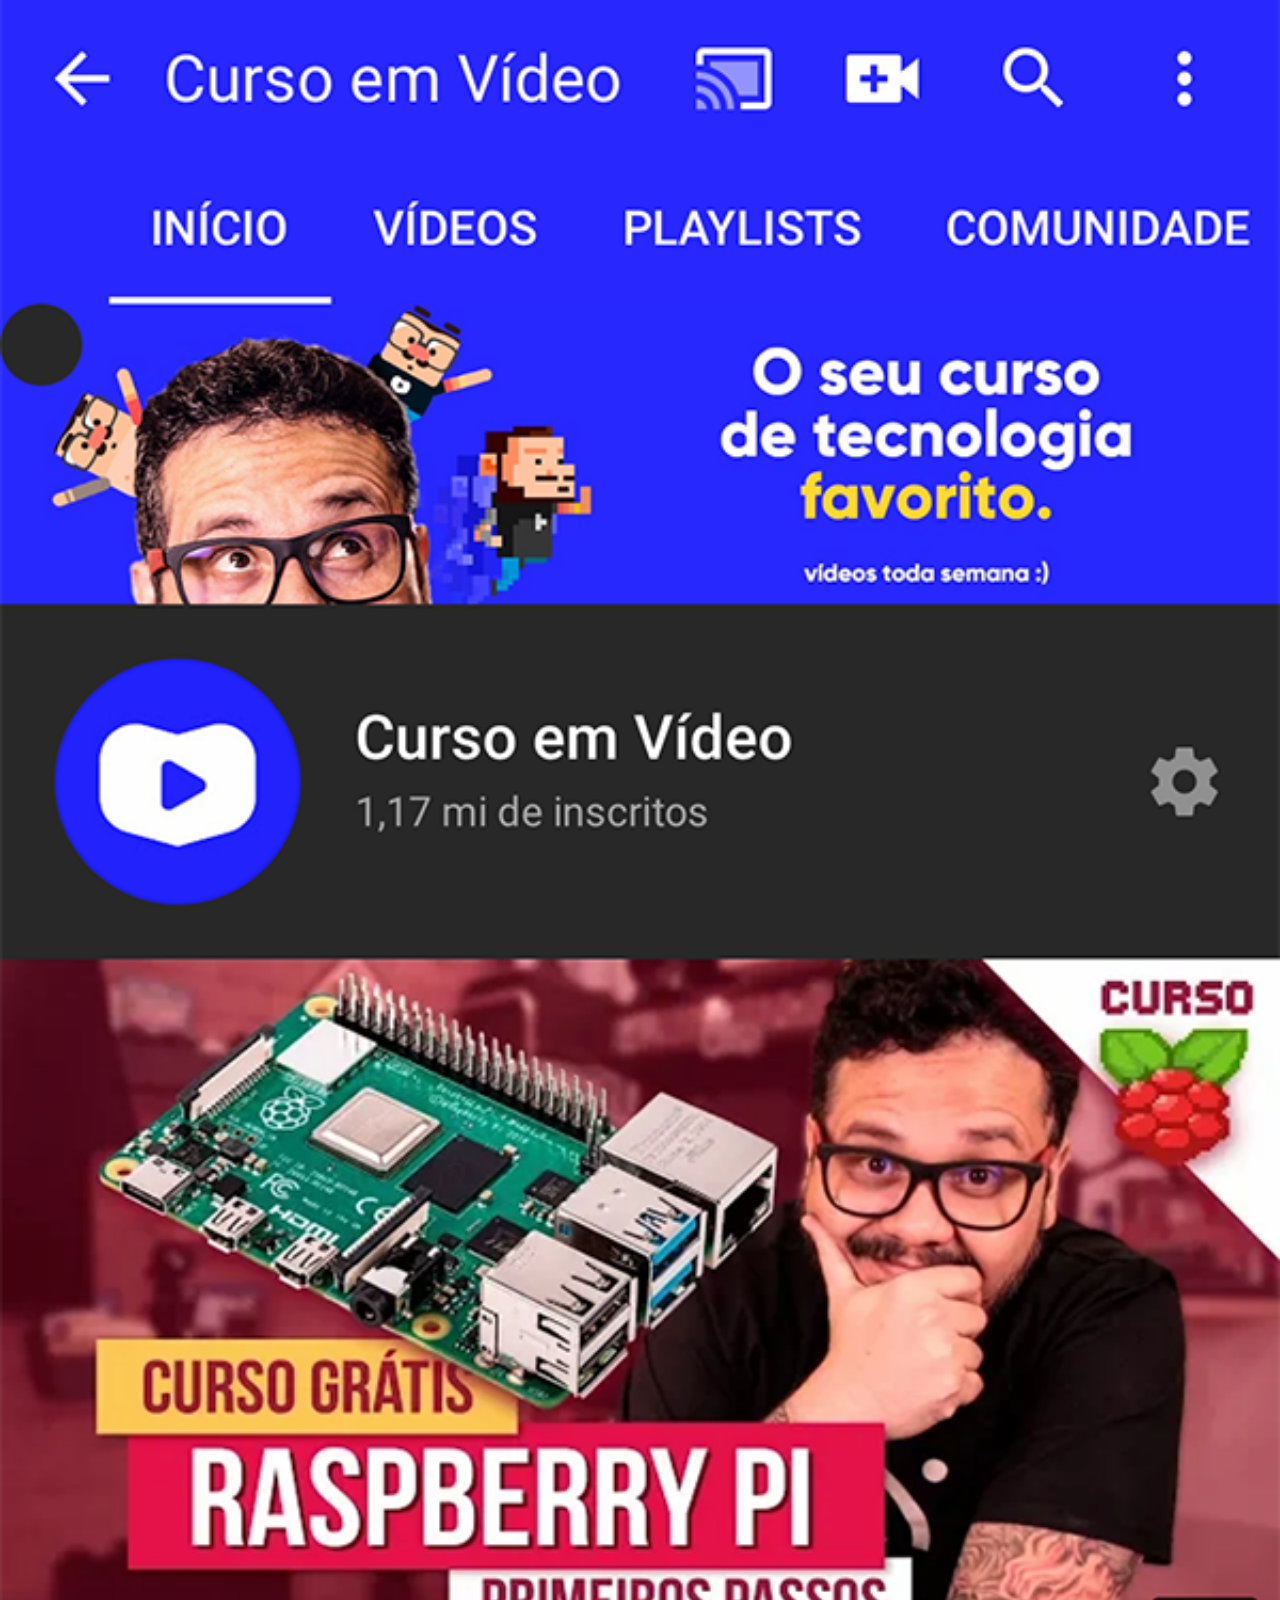
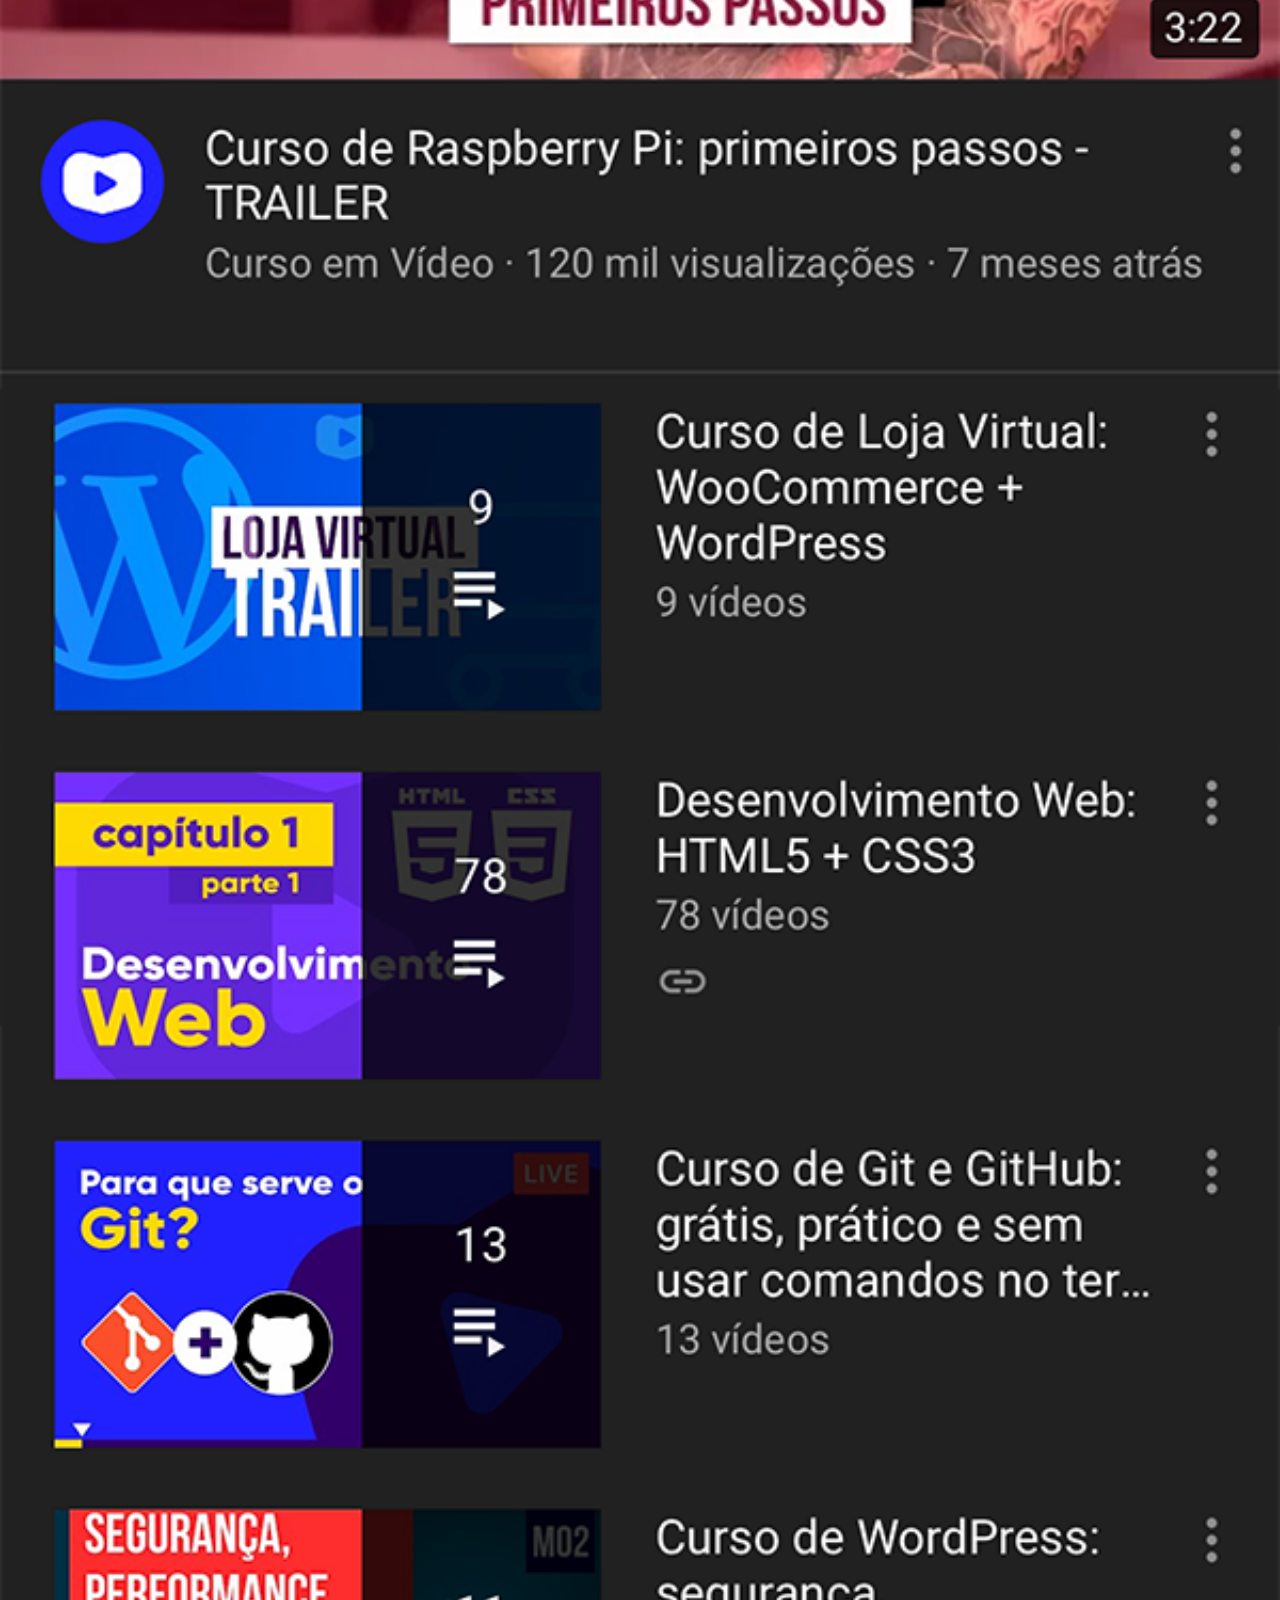
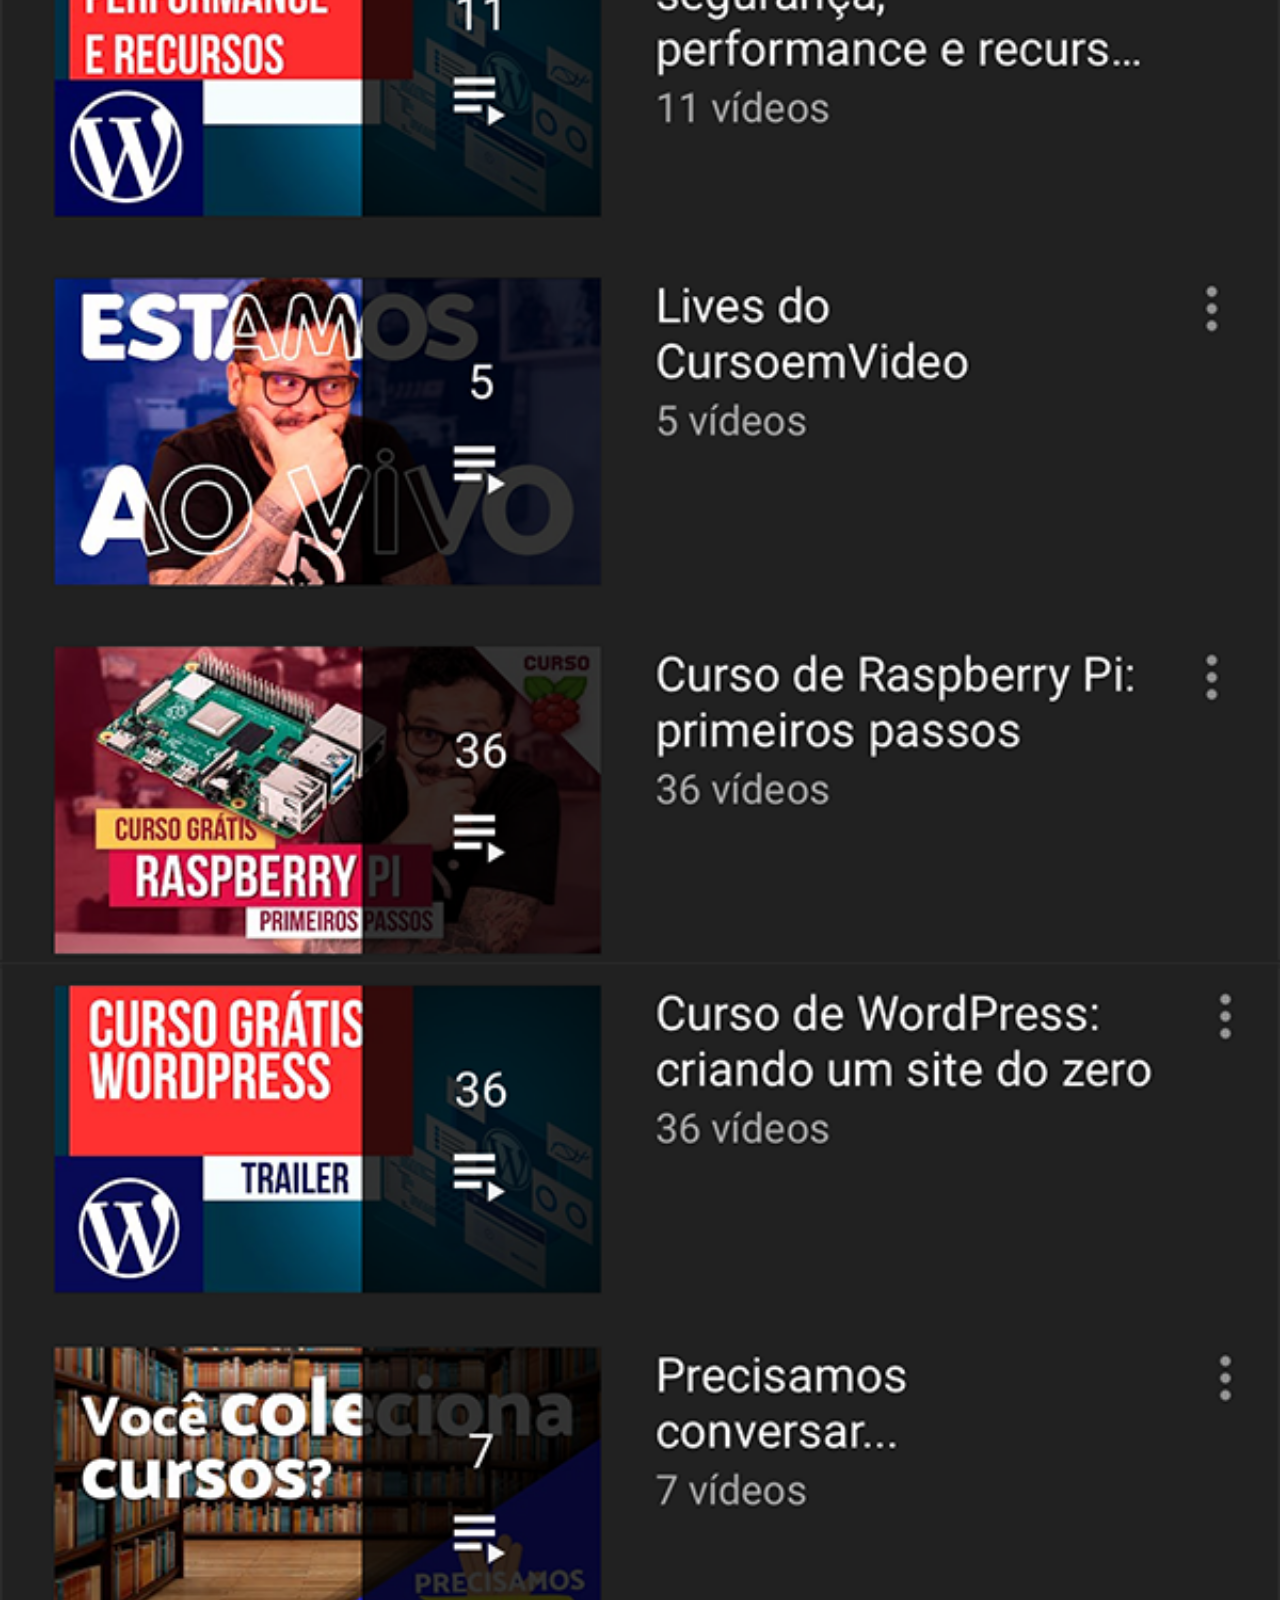
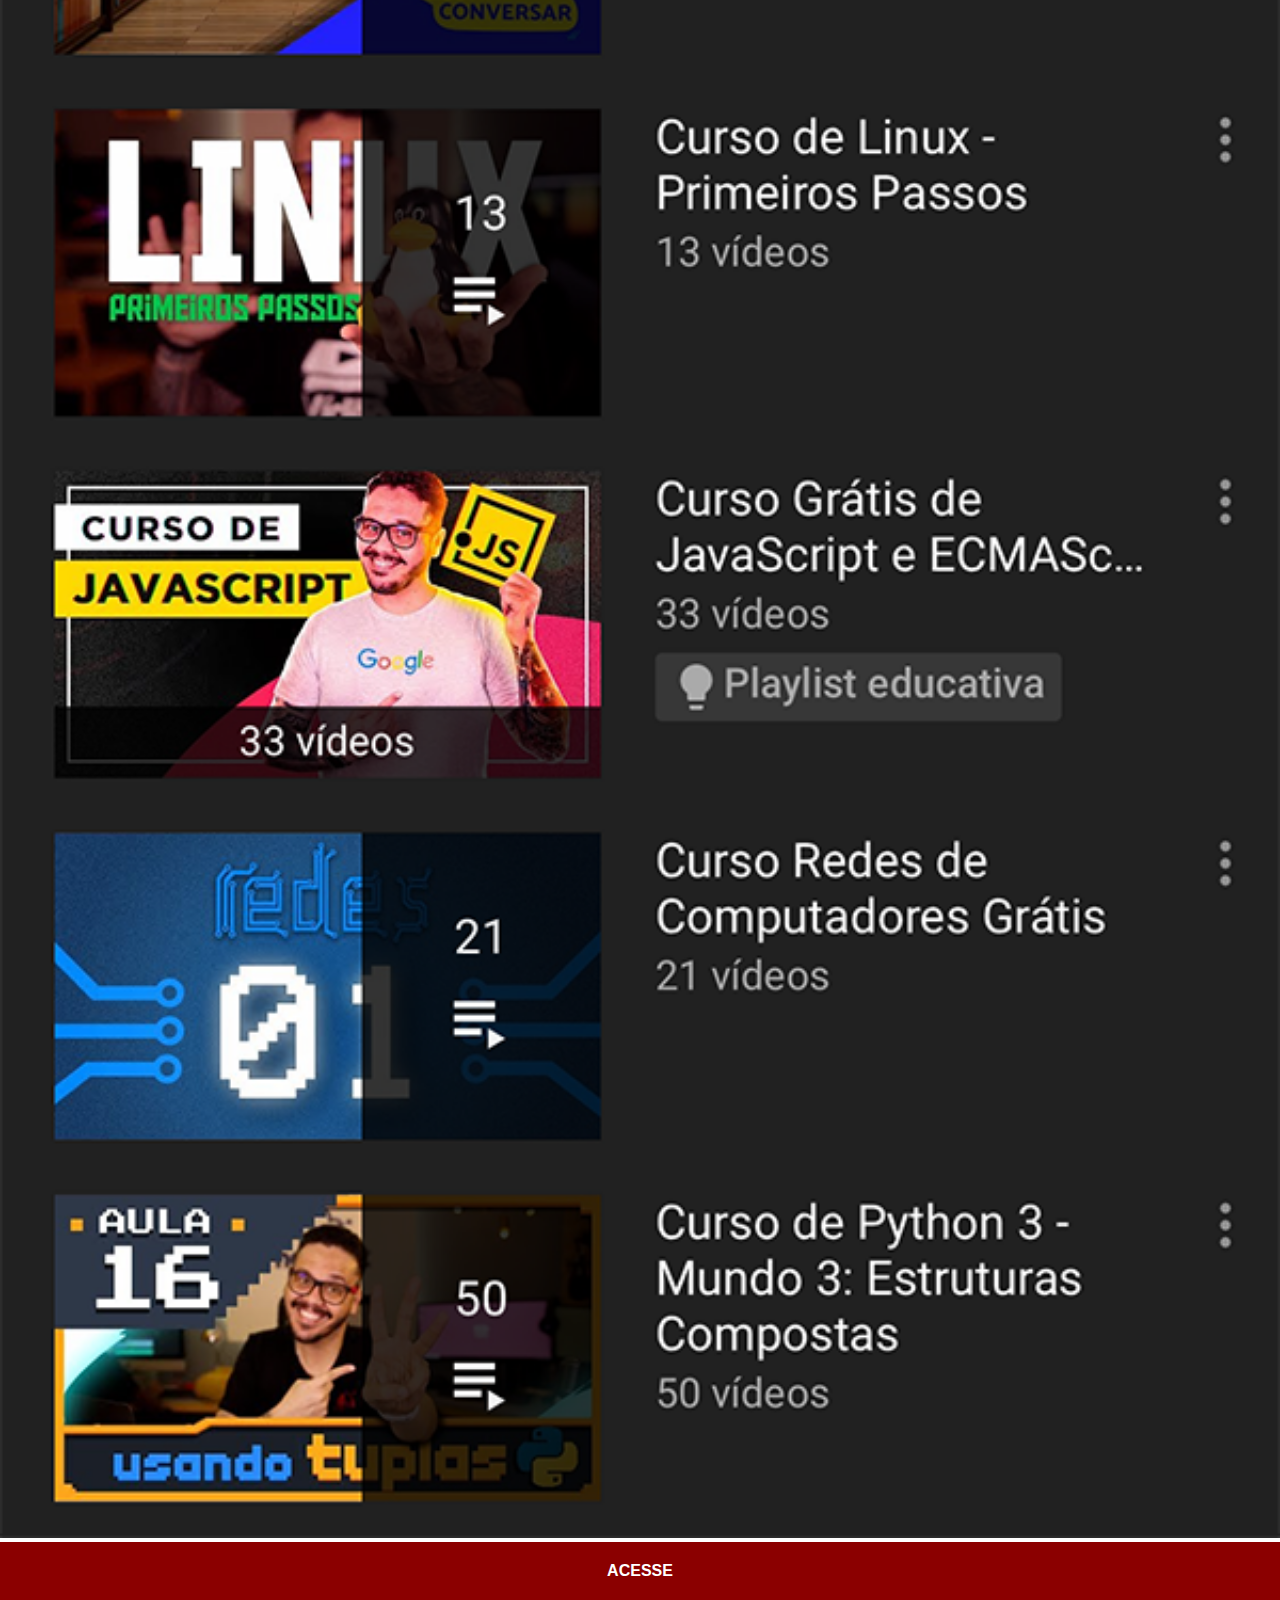
<file: youtube.html>
<!DOCTYPE html>
<html lang="pt-br">
<head>
    <meta charset="UTF-8">
    <meta name="viewport" content="width=device-width, initial-scale=1.0">
    <title>YouTube</title>
    <link rel="stylesheet" href="estilos/social.css">
</head>
<body>
    <img src="imagens/tela-youtube.png" alt="">
    <a href="https://www.youtube.com/@CursoemVideo" target="_blank">ACESSE</a>
</body>
</html>
</file>
<file: estilos/style.css>
@charset "UTF-8";

*{
    margin: 0px;
    padding: 0px;
    font-family: Arial, Helvetica, sans-serif;
}

html, body{
    height: 100vh;
    width: 100v;
    background-color: black;
}

body{
    background: url('../imagens/fundo-madeira.jpg') no-repeat top center;
    background-size: cover;
    background-attachment: fixed;
}
main{
    position: relative;
    height: 100vh;
}
section#telefone{
    position: absolute;
    top: 50%;
    left: 50%;
    transform: translate(-50%, -50%);
/* essas quatro linnhas mais o position relative da tag main deixam o objeto no meio da tela*/

    height: 627px;
    width: 311px;
    background:  url('../imagens/frame-iphone.png') no-repeat;
}

iframe#tela{
    position: relative;
    top: 80px;
    left: 22px;
    width: 267px;
    height: 471px;
}

section#redes-sociais{
    text-align: right;
}

section#redes-sociais img{
    width: 50px;
    margin: 10px;
    border-radius: 50%;
    box-shadow:  2px 2px 5px rgba(0, 0, 0, 0.503);
    box-sizing: border-box;
}

section#redes-sociais img:hover {
    border: 2px solid rgba(255, 255, 255, 0.578);
    transform: translate(-3px, -3px);
    box-shadow: 5px 5px 10px black;
    transition: transform 0.2s, border .2s;
}
</file>
<file: estilos/social.css>
@charset "utf-8";
*{
    margin: 0px;
    padding: 0px;
    font-family: Arial, Helvetica, sans-serif;
}

::-webkit-scrollbar{
    width: 0px;
    height: 0px;
}

img{
    width: 100vw;

}
a{
    display: block;
    background-color: darkred;
    color: white;
    padding: 20px;
    text-align: center;
    font-weight: bolder;
    text-decoration: none;
}

a:hover{
    background-color: red;
}
</file>
